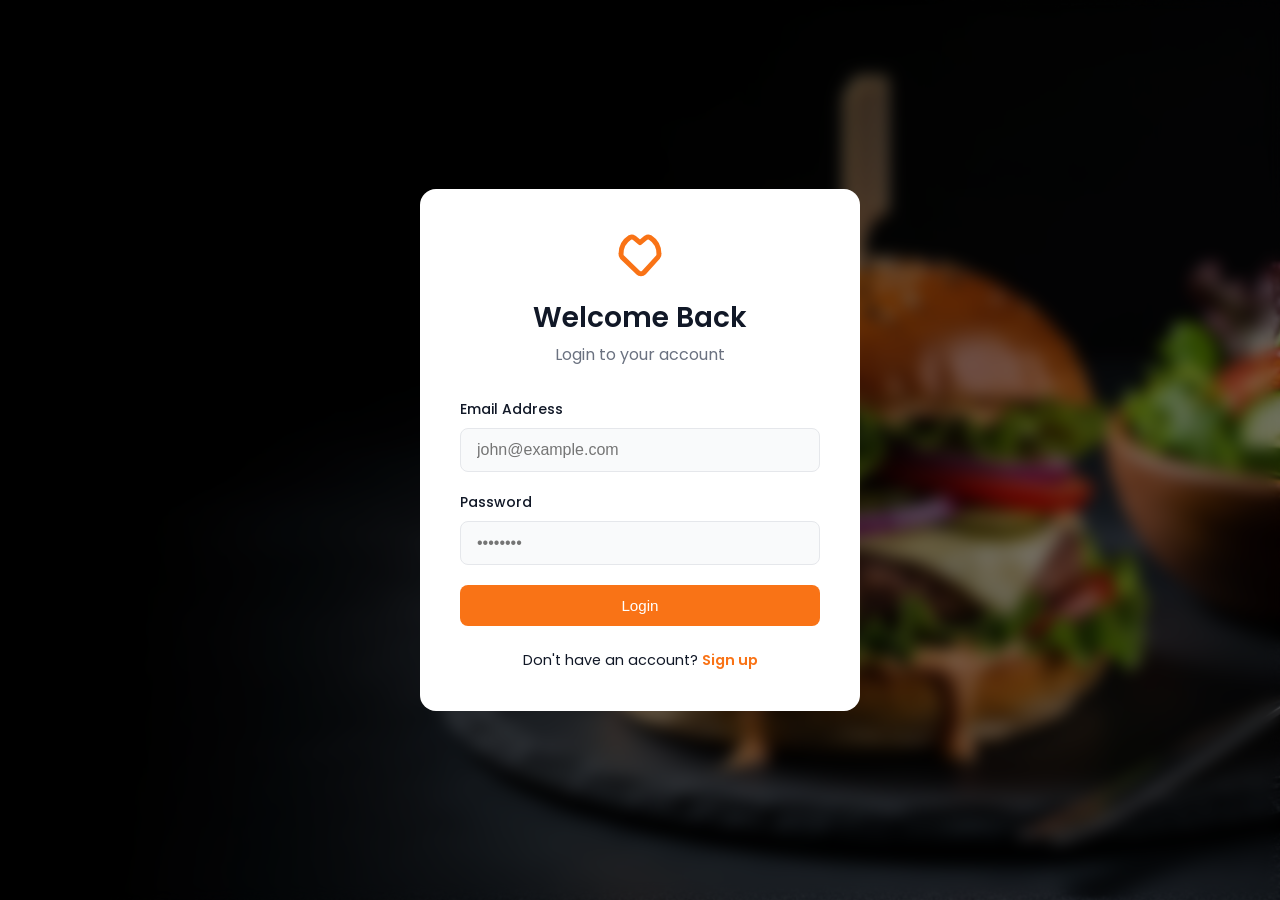
<file: src/main/webapp/index.html>
<!DOCTYPE html>
<html lang="en">
<head>
    <meta charset="UTF-8">
    <meta name="viewport" content="width=device-width, initial-scale=1.0">
    <title>Gourmet Delivery - Home</title>
    <link rel="preconnect" href="https://fonts.googleapis.com">
    <link rel="preconnect" href="https://fonts.gstatic.com" crossorigin>
    <link href="https://fonts.googleapis.com/css2?family=Poppins:wght@300;400;500;600;700;800&display=swap" rel="stylesheet">
    <link rel="stylesheet" href="css/style.css">
</head>
<body>
    <nav class="navbar">
        <a href="index.html" class="navbar-brand">
            <svg xmlns="http://www.w3.org/2000/svg" width="24" height="24" viewBox="0 0 24 24" fill="none" stroke="currentColor" stroke-width="2.5" stroke-linecap="round" stroke-linejoin="round" style="color:var(--primary)"><path d="M11 21.73a2 2 0 0 0 2.98 0l7-7.68a2 2 0 0 0 .5-1.55 9.77 9.77 0 0 0-4.48-8.29 2 2 0 0 0-2 .14l-3 2.5-3-2.5a2 2 0 0 0-2-.14 9.77 9.77 0 0 0-4.48 8.29 2 2 0 0 0 .5 1.55z"></path></svg>
            Gourmet<span>Delivery</span>
        </a>
        <ul class="navbar-nav" id="navbar-links">
        </ul>
    </nav>

    <div class="hero">
        <div class="hero-content">
            <h1 class="hero-title">Delicious Food,<br>Delivered Fast.</h1>
            <p class="hero-subtitle">Order from the best local restaurants with easy, on-demand delivery.</p>
            <a href="#restaurant-list" class="btn btn-primary" style="padding: 1rem 2rem; font-size: 1.1rem;">Explore Restaurants</a>
        </div>
    </div>

    <div class="container" id="restaurant-list-section">
        <div style="display:flex; justify-content:space-between; align-items:flex-end; margin-bottom: 2rem;">
            <div>
                <h2 style="font-size: 2rem;">Popular Restaurants</h2>
                <p style="color:var(--text-muted)">Top rated by customers near you</p>
            </div>
        </div>

<div class="grid-restaurants" id="restaurant-list">
                    <div class="card" onclick="window.location.href='menu.html?id=1'" style="cursor:pointer">
                        <div class="card-img-wrapper">
                            <img src="images/restaurant/burger-king (1).png" alt="Burger King" class="card-img">
                        </div>
                        <div class="card-body">
                            <div style="display:flex; justify-content:space-between; align-items:start; margin-bottom:0.5rem">
                                <h3 class="card-title">Burger King</h3>
                                <div class="rating-badge">★ 4.5</div>
                            </div>
                            <p style="color:var(--text-muted); margin-bottom: 1rem;">American • $1.99 Delivery</p>
                            <div class="card-meta">
                                <span>🕒 25-35 min</span>
                                <span style="color:var(--primary); font-weight:600">View Menu →</span>
                            </div>
                        </div>
                    </div>
                
                    <div class="card" onclick="window.location.href='menu.html?id=2'" style="cursor:pointer">
                        <div class="card-img-wrapper">
                            <img src="images/restaurant/pizza-hut.png" alt="Pizza Hut" class="card-img">
                        </div>
                        <div class="card-body">
                            <div style="display:flex; justify-content:space-between; align-items:start; margin-bottom:0.5rem">
                                <h3 class="card-title">Pizza Hut</h3>
                                <div class="rating-badge">★ 4.2</div>
                            </div>
                            <p style="color:var(--text-muted); margin-bottom: 1rem;">Italian • $3.49 Delivery</p>
                            <div class="card-meta">
                                <span>🕒 40-50 min</span>
                                <span style="color:var(--primary); font-weight:600">View Menu →</span>
                            </div>
                        </div>
                    </div>
                
                    <div class="card" onclick="window.location.href='menu.html?id=3'" style="cursor:pointer">
                        <div class="card-img-wrapper">
                            <img src="images/restaurant/sushi-world.png" alt="Sushi World" class="card-img">
                        </div>
                        <div class="card-body">
                            <div style="display:flex; justify-content:space-between; align-items:start; margin-bottom:0.5rem">
                                <h3 class="card-title">Sushi World</h3>
                                <div class="rating-badge">★ 4.8</div>
                            </div>
                            <p style="color:var(--text-muted); margin-bottom: 1rem;">Japanese • $2.99 Delivery</p>
                            <div class="card-meta">
                                <span>🕒 30-45 min</span>
                                <span style="color:var(--primary); font-weight:600">View Menu →</span>
                            </div>
                        </div>
                    </div>
                
                    <div class="card" onclick="window.location.href='menu.html?id=4'" style="cursor:pointer">
                        <div class="card-img-wrapper">
                            <img src="images/restaurant/taco-bell.png" alt="Taco Bell" class="card-img">
                        </div>
                        <div class="card-body">
                            <div style="display:flex; justify-content:space-between; align-items:start; margin-bottom:0.5rem">
                                <h3 class="card-title">Taco Bell</h3>
                                <div class="rating-badge">★ 4</div>
                            </div>
                            <p style="color:var(--text-muted); margin-bottom: 1rem;">Mexican • $0.99 Delivery</p>
                            <div class="card-meta">
                                <span>🕒 15-25 min</span>
                                <span style="color:var(--primary); font-weight:600">View Menu →</span>
                            </div>
                        </div>
                    </div>
                
                    <div class="card" onclick="window.location.href='menu.html?id=5'" style="cursor:pointer">
                        <div class="card-img-wrapper">
                            <img src="images/restaurant/salad-bar.png" alt="Green Salad Bar" class="card-img">
                        </div>
                        <div class="card-body">
                            <div style="display:flex; justify-content:space-between; align-items:start; margin-bottom:0.5rem">
                                <h3 class="card-title">Green Salad Bar</h3>
                                <div class="rating-badge">★ 4.9</div>
                            </div>
                            <p style="color:var(--text-muted); margin-bottom: 1rem;">Healthy • Free Delivery</p>
                            <div class="card-meta">
                                <span>🕒 20-30 min</span>
                                <span style="color:var(--primary); font-weight:600">View Menu →</span>
                            </div>
                        </div>
                    </div>
                
                    <div class="card" onclick="window.location.href='menu.html?id=6'" style="cursor:pointer">
                        <div class="card-img-wrapper">
                            <img src="images/restaurant/steak-house.png" alt="Steakhouse Prime" class="card-img">
                        </div>
                        <div class="card-body">
                            <div style="display:flex; justify-content:space-between; align-items:start; margin-bottom:0.5rem">
                                <h3 class="card-title">Steakhouse Prime</h3>
                                <div class="rating-badge">★ 4.7</div>
                            </div>
                            <p style="color:var(--text-muted); margin-bottom: 1rem;">Steakhouse • $5.99 Delivery</p>
                            <div class="card-meta">
                                <span>🕒 50-65 min</span>
                                <span style="color:var(--primary); font-weight:600">View Menu →</span>
                            </div>
                        </div>
                    </div>
                </div>    </div>

    <script src="js/script.js"></script>
    <script>
        document.addEventListener('DOMContentLoaded', async () => {
            requireAuth();
            
            const grid = document.getElementById('restaurant-list');
            try {
                const restaurants = await apiFetch('/restaurants');
                
                grid.innerHTML = restaurants.map(r => `
                    <div class="card" onclick="window.location.href='menu.html?id=${r.id}'" style="cursor:pointer">
                        <div class="card-img-wrapper">
                            <img src="${r.image}" alt="${r.name}" class="card-img">
                        </div>
                        <div class="card-body">
                            <div style="display:flex; justify-content:space-between; align-items:start; margin-bottom:0.5rem">
                                <h3 class="card-title">${r.name}</h3>
                                <div class="rating-badge">★ ${r.rating}</div>
                            </div>
                            <p style="color:var(--text-muted); margin-bottom: 1rem;">${r.cuisine} • ${r.delivery} Delivery</p>
                            <div class="card-meta">
                                <span>🕒 ${r.time}</span>
                                <span style="color:var(--primary); font-weight:600">View Menu →</span>
                            </div>
                        </div>
                    </div>
                `).join('');
            } catch (error) {
                grid.innerHTML = '<p style="color:red; text-align:center; grid-column:1/-1">Failed to load restaurants.</p>';
            }
        });
    </script>
</body>
</html>
</file>
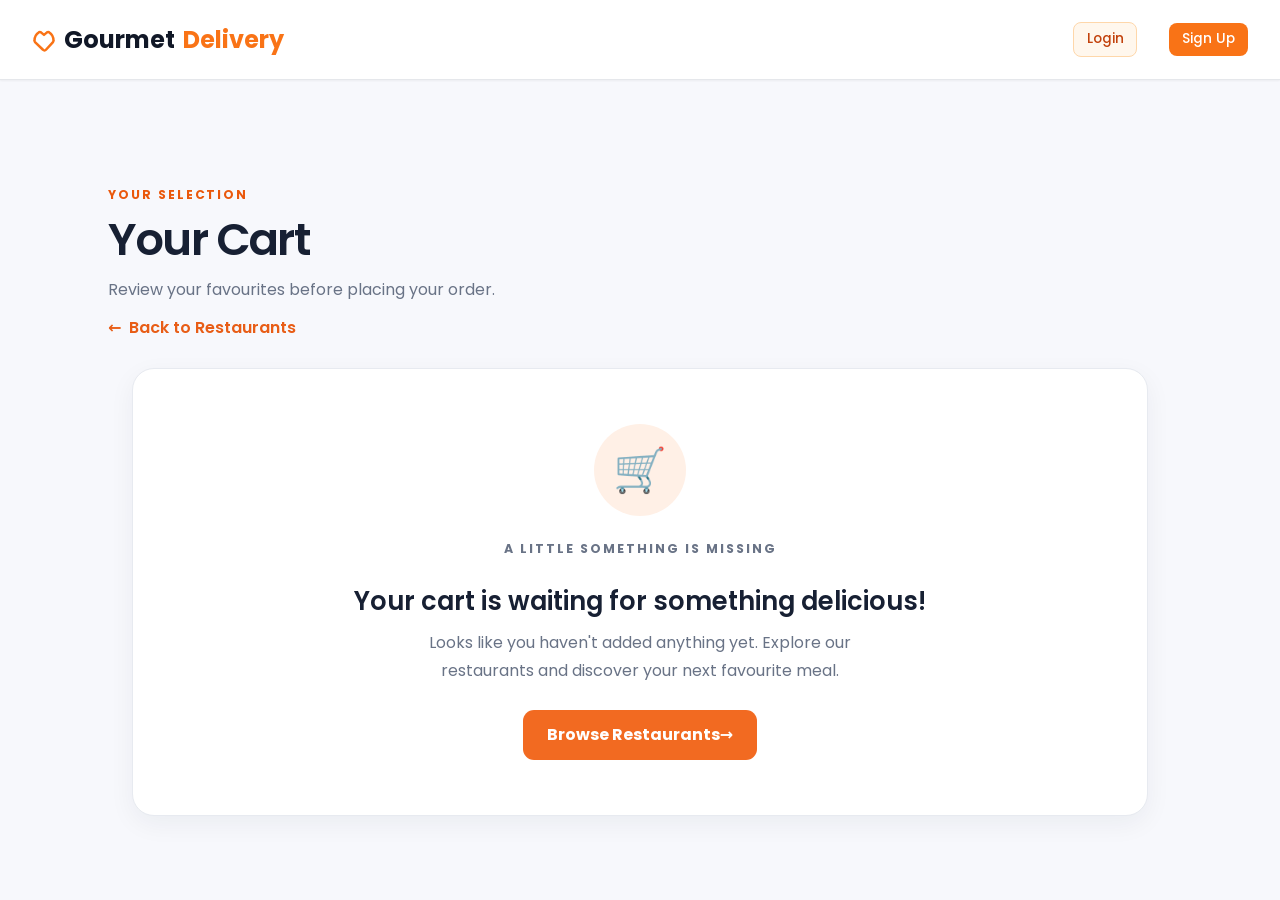
<file: src/main/webapp/cart.html>
<!DOCTYPE html>
<html lang="en">
<head>
    <meta charset="UTF-8">
    <meta name="viewport" content="width=device-width, initial-scale=1.0">
    <title>Gourmet Delivery - Your Cart</title>

    <link rel="preconnect" href="https://fonts.googleapis.com">
    <link rel="preconnect" href="https://fonts.gstatic.com" crossorigin>
    <link href="https://fonts.googleapis.com/css2?family=Poppins:wght@300;400;500;600;700;800&display=swap" rel="stylesheet">
    <link rel="stylesheet" href="css/style.css">
</head>

<body class="cart-page">
    <nav class="navbar">
        <a href="index.html" class="navbar-brand" aria-label="Gourmet Delivery home">
            <svg xmlns="http://www.w3.org/2000/svg"
                 width="24" height="24" viewBox="0 0 24 24"
                 fill="none" stroke="currentColor"
                 stroke-width="2.5" stroke-linecap="round"
                 stroke-linejoin="round" aria-hidden="true">
                <path d="M11 21.73a2 2 0 0 0 2.98 0l7-7.68a2 2 0 0 0 .5-1.55 9.77 9.77 0 0 0-4.48-8.29 2 2 0 0 0-2 .14l-3 2.5-3-2.5a2 2 0 0 0-2-.14 9.77 9.77 0 0 0-4.48 8.29 2 2 0 0 0 .5 1.55z"></path>
            </svg>
            Gourmet<span>Delivery</span>
        </a>
 <ul class="navbar-nav" id="navbar-links"></ul>
    </nav>

    <main class="cart-main">

        <header class="page-intro cart-intro">
            <p class="eyebrow">YOUR SELECTION</p>
            <h1>Your Cart</h1>
            <p>Review your favourites before placing your order.</p>

            <a href="index.html" class="back-link">
                <span aria-hidden="true">←</span> Back to Restaurants
            </a>
        </header>

        <section id="cart-container" aria-live="polite">
            <div class="cart-loading">
                <span class="cart-loading-dot"></span>
                Loading your cart...
            </div>
        </section>

    </main>

    <script src="js/script.js"></script>
</body>
</html>
</file>
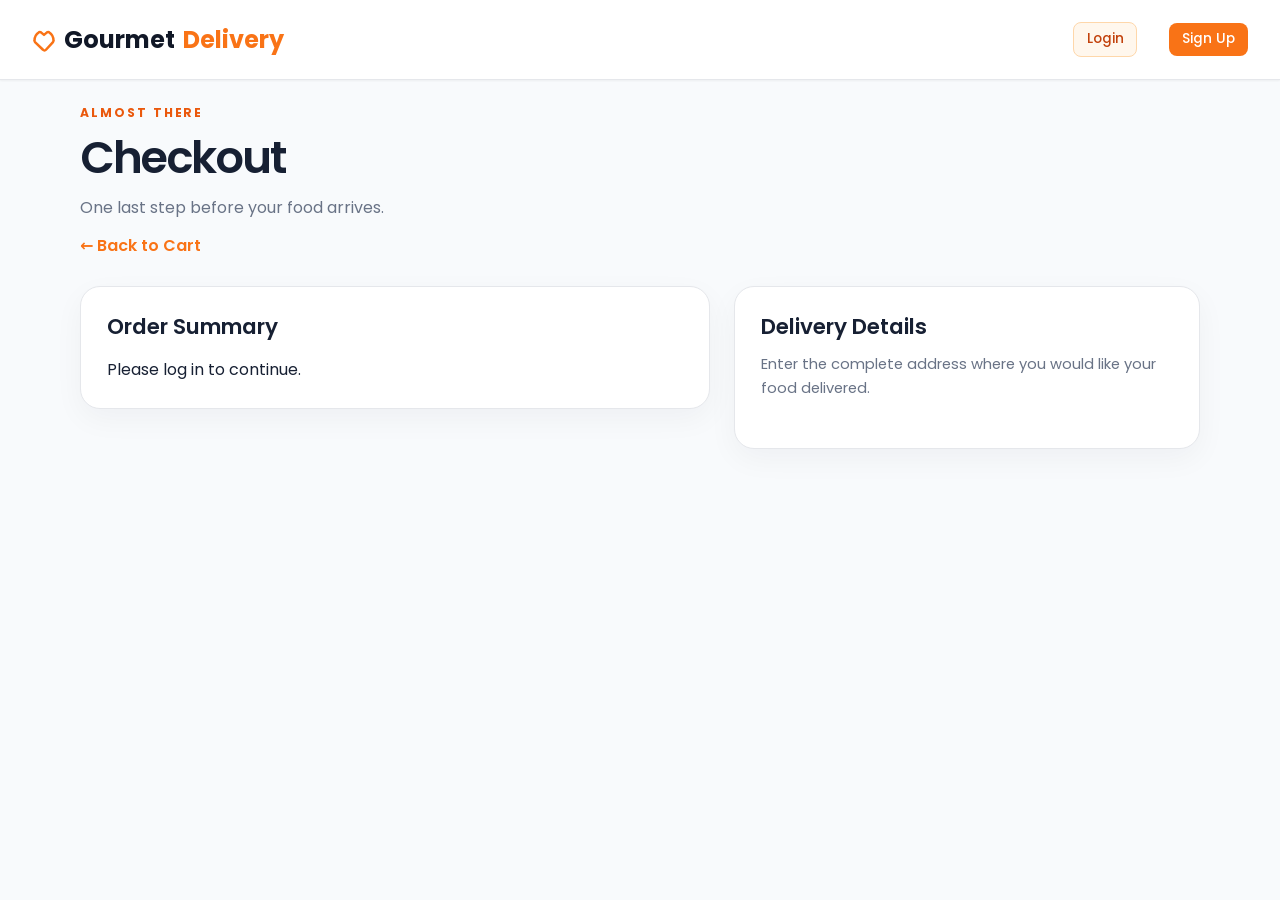
<file: src/main/webapp/checkout.html>
<!DOCTYPE html>
<html lang="en">
<head>
    <meta charset="UTF-8">
    <meta name="viewport" content="width=device-width, initial-scale=1.0">
    <title>Gourmet Delivery - Checkout</title>

    <link rel="preconnect" href="https://fonts.googleapis.com">
    <link rel="preconnect" href="https://fonts.gstatic.com" crossorigin>
    <link href="https://fonts.googleapis.com/css2?family=Poppins:wght@300;400;500;600;700;800&display=swap" rel="stylesheet">
    <link rel="stylesheet" href="css/style.css">
</head>

<body class="checkout-body">

    <nav class="navbar">
        <a href="index.html" class="navbar-brand" aria-label="Gourmet Delivery home">
            <svg xmlns="http://www.w3.org/2000/svg"
                 width="24" height="24" viewBox="0 0 24 24"
                 fill="none" stroke="currentColor"
                 stroke-width="2.5" stroke-linecap="round"
                 stroke-linejoin="round" aria-hidden="true">
                <path d="M11 21.73a2 2 0 0 0 2.98 0l7-7.68a2 2 0 0 0 .5-1.55 9.77 9.77 0 0 0-4.48-8.29 2 2 0 0 0-2 .14l-3 2.5-3-2.5a2 2 0 0 0-2-.14 9.77 9.77 0 0 0-4.48 8.29 2 2 0 0 0 .5 1.55z"></path>
            </svg>
            Gourmet<span>Delivery</span>
        </a>

        <ul class="navbar-nav" id="navbar-links"></ul>
    </nav>

    <main class="checkout-page">

        <div class="page-intro checkout-intro">
            <p class="eyebrow">ALMOST THERE</p>
            <h1>Checkout</h1>
            <p>One last step before your food arrives.</p>
            <a class="back-link" href="cart.html">← Back to Cart</a>
        </div>
        <div class="checkout-layout">

            <section class="checkout-summary-card">
                <h2 id="checkout-section-title">Order Summary</h2>
                <div id="checkout-summary">
                    <p>Loading your order summary...</p>
                </div>
            </section>

            <section id="delivery-section" class="checkout-delivery-card">
                <h2>Delivery Details</h2>
                <p class="checkout-help-text">
                    Enter the complete address where you would like your
                    food delivered.
                </p>

                <form id="checkout-form">
                    <label for="deliveryAddress">Delivery Address</label>

                    <textarea
                        id="deliveryAddress"
                        name="deliveryAddress"
                        rows="4"
                        required
                        maxlength="500"
                        placeholder="House / flat number, street, area, city, PIN code"></textarea>

                    <p class="checkout-security-note">
                        Please double-check your address before placing your order.
                    </p>

                    <button type="submit" id="place-order-button">
                        Place Order
                    </button>
                </form>
            </section>

            <div id="checkout-message" role="status" aria-live="polite"></div>

        </div>
    </main>

    <script src="js/script.js"></script>

    <script>
        document.addEventListener('DOMContentLoaded', async () => {
            const summary = document.getElementById('checkout-summary');
            const summaryTitle = document.getElementById('checkout-section-title');
            const deliverySection = document.getElementById('delivery-section');
            const form = document.getElementById('checkout-form');
            const addressInput = document.getElementById('deliveryAddress');
            const button = document.getElementById('place-order-button');
            const message = document.getElementById('checkout-message');

            function showMessage(text, success = false) {
                message.textContent = text;
                message.className = success
                    ? 'checkout-message success'
                    : 'checkout-message error';
            }

            function addDetail(parent, label, value) {
                const row = document.createElement('p');
                const labelElement = document.createElement('strong');
                const valueElement = document.createElement('span');

                labelElement.textContent = label;
                valueElement.textContent = value;

                row.append(labelElement, valueElement);
                parent.appendChild(row);
            }

            try {
                if (!AuthService.isAuthenticated() || !CartService.getUserId()) {
                    summary.textContent = 'Please log in to continue.';
                    form.hidden = true;
                    return;
                }

                const cart = await CartService.getCart();

                if (!Array.isArray(cart) || cart.length === 0) {
                    summary.innerHTML = `
                        <div class="checkout-empty">
                            <p>Your cart is empty.</p>
                            <a class="btn btn-primary" href="menu.html">
                                Browse Food
                            </a>
                        </div>`;
                    form.hidden = true;
                    return;
                }

                let total = 0;
                const list = document.createElement('div');
                list.className = 'checkout-items-list';

                cart.forEach(item => {
                    const quantity = Number(item.quantity || 0);
                    const price = Number(item.foodPrice || 0);
                    const subtotal = price * quantity;

                    total += subtotal;

                    const row = document.createElement('div');
                    row.className = 'checkout-item-row';

                    const name = document.createElement('span');
                    name.textContent =
                        `${item.foodName || 'Food item'} × ${quantity}`;

                    const amount = document.createElement('strong');
                    amount.textContent = formatPrice(subtotal);

                    row.append(name, amount);
                    list.appendChild(row);
                });

                const totalElement = document.createElement('div');
                totalElement.className = 'checkout-total-row';

                const totalLabel = document.createElement('span');
                totalLabel.textContent = 'Total';

                const totalValue = document.createElement('strong');
                totalValue.textContent = formatPrice(total);

                totalElement.append(totalLabel, totalValue);
                summary.replaceChildren(list, totalElement);

            } catch (error) {
                console.error('Checkout initialization failed:', error);
                summary.textContent =
                    'Unable to load your cart. Please try again.';
                form.hidden = true;
                return;
            }

            form.addEventListener('submit', async event => {
                event.preventDefault();

                const deliveryAddress = addressInput.value.trim();
                const userId = CartService.getUserId();

                if (deliveryAddress.length < 8) {
                    showMessage('Please enter a complete delivery address.');
                    addressInput.focus();
                    return;
                }

                button.disabled = true;
                button.textContent = 'Placing Order…';
                message.textContent = '';

                try {
                    const formData = new URLSearchParams();
                    formData.append('userId', userId);
                    formData.append('deliveryAddress', deliveryAddress);

                    const order = await apiFetch('/orders', {
                        method: 'POST',
                        headers: {
                            'Content-Type':
                                'application/x-www-form-urlencoded'
                        },
                        body: formData
                    });

                    form.hidden = true;
                    summaryTitle.textContent = 'Order Confirmed';
                    summary.replaceChildren();

                    const successMark = document.createElement('div');
                    successMark.className = 'order-success-mark';
                    successMark.textContent = '✓';

                    const heading = document.createElement('h2');
                    heading.className = 'confirmation-heading';
                    heading.textContent = 'Thank you for your order!';

                    const intro = document.createElement('p');
                    intro.className = 'confirmation-copy';
                    intro.textContent =
                        'Your order has been placed successfully.';

                    const details = document.createElement('div');
                    details.className = 'confirmation-details';

                    addDetail(details, 'Order number', `#${order.id}`);
                    addDetail(details, 'Order status', order.status || 'PLACED');
                    addDetail(
                        details,
                        'Order total',
                        formatPrice(Number(order.totalAmount))
                    );

                    const addressCard = document.createElement('div');
                    addressCard.className = 'confirmation-address';

                    const addressTitle = document.createElement('h3');
                    addressTitle.textContent = 'Delivering to';

                    const addressText = document.createElement('p');
                    addressText.textContent =
                        order.deliveryAddress || deliveryAddress;

                    addressCard.append(addressTitle, addressText);

                    const actions = document.createElement('div');
                    actions.className = 'confirmation-actions';

                    const ordersLink = document.createElement('a');
                    ordersLink.href = 'orders.html';
                    ordersLink.className = 'btn btn-primary';
                    ordersLink.textContent = 'View My Orders';

                    const homeLink = document.createElement('a');
                    homeLink.href = 'index.html';
                    homeLink.className = 'btn btn-secondary';
                    homeLink.textContent = 'Back to Home';

                    actions.append(ordersLink, homeLink);

                    summary.append(
                        successMark,
                        heading,
                        intro,
                        details,
                        addressCard,
                        actions
                    );

                    deliverySection.hidden = true;

                    showMessage('Order placed successfully!', true);

                    if (typeof updateCartCount === 'function') {
                        await updateCartCount();
                    }

                } catch (error) {
                    console.error('Order placement failed:', error);

                    showMessage(
                        'Unable to place your order. Please check your details and try again.'
                    );

                } finally {
                    button.disabled = false;
                    button.textContent = 'Place Order';
                }
            });
        });
    </script>

</body>
</html>
</file>
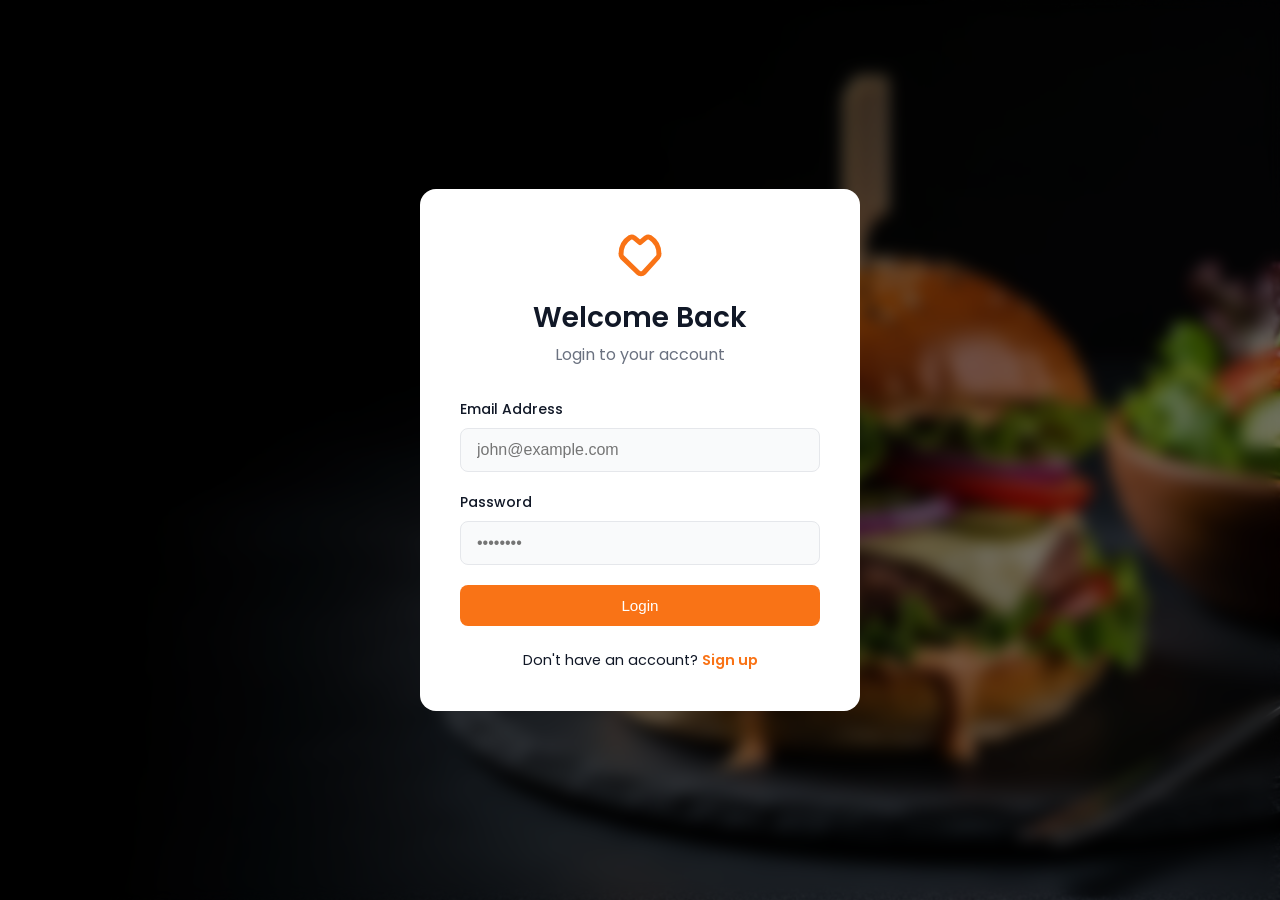
<file: src/main/webapp/login.html>
<!DOCTYPE html>
<html lang="en">
<head>
    <meta charset="UTF-8">
    <meta name="viewport" content="width=device-width, initial-scale=1.0">
    <title>Login - Gourmet Delivery</title>

    <link rel="preconnect" href="https://fonts.googleapis.com">
    <link rel="preconnect" href="https://fonts.gstatic.com" crossorigin>
    <link href="https://fonts.googleapis.com/css2?family=Poppins:wght@300;400;500;600;700;800&display=swap" rel="stylesheet">

    <link rel="stylesheet" href="css/style.css">

    <style>
        .auth-page {
            background-image: url('images/download.png');
            background-size: cover;
            background-position: center;
            position: relative;
        }

        .auth-page::before {
            content: '';
            position: absolute;
            inset: 0;
            background: rgba(0,0,0,0.5);
            backdrop-filter: blur(8px);
        }

        .auth-box {
            position: relative;
            z-index: 1;
        }
    </style>
</head>
<body>
    <div class="auth-page">
        <div class="auth-box">
            <div class="auth-header">
                <svg xmlns="http://www.w3.org/2000/svg" width="48" height="48" viewBox="0 0 24 24" fill="none" stroke="currentColor" stroke-width="2.5" stroke-linecap="round" stroke-linejoin="round" style="color:var(--primary); margin-bottom: 1rem;"><path d="M11 21.73a2 2 0 0 0 2.98 0l7-7.68a2 2 0 0 0 .5-1.55 9.77 9.77 0 0 0-4.48-8.29 2 2 0 0 0-2 .14l-3 2.5-3-2.5a2 2 0 0 0-2-.14 9.77 9.77 0 0 0-4.48 8.29 2 2 0 0 0 .5 1.55z"></path></svg>
                <h2>Welcome Back</h2>
                <p style="color:var(--text-muted)">Login to your account</p>
            </div>
            <form id="login-form">
                <div class="form-group">
                    <label class="form-label">Email Address</label>
                    <input type="email" class="form-input" id="email" required placeholder="john@example.com">
                </div>
                <div class="form-group">
                    <label class="form-label">Password</label>
                    <input type="password" class="form-input" id="password" required placeholder="••••••••">
                </div>
                <button type="submit" class="btn btn-primary" style="width: 100%;">Login</button>
            </form>
            <div style="margin-top: 1.5rem; font-size: 0.9rem;">
                Don't have an account? <a href="signup.html" style="color:var(--primary); font-weight:600;">Sign up</a>
            </div>
        </div>
    </div>

    <script src="js/script.js"></script>
    <script>
        document.getElementById('login-form').addEventListener('submit', async (e) => {
            e.preventDefault();
            const email = document.getElementById('email').value;
            const password = document.getElementById('password').value;
            
            try {
                await AuthService.login(email, password);
                Toast.show('Login successful!');
                setTimeout(() => window.location.href = 'index.html', 1000);
            } catch (error) {
                Toast.show('Login failed. Check your credentials.', 'error');
            }
        });
    </script>
</body>
</html>
</file>
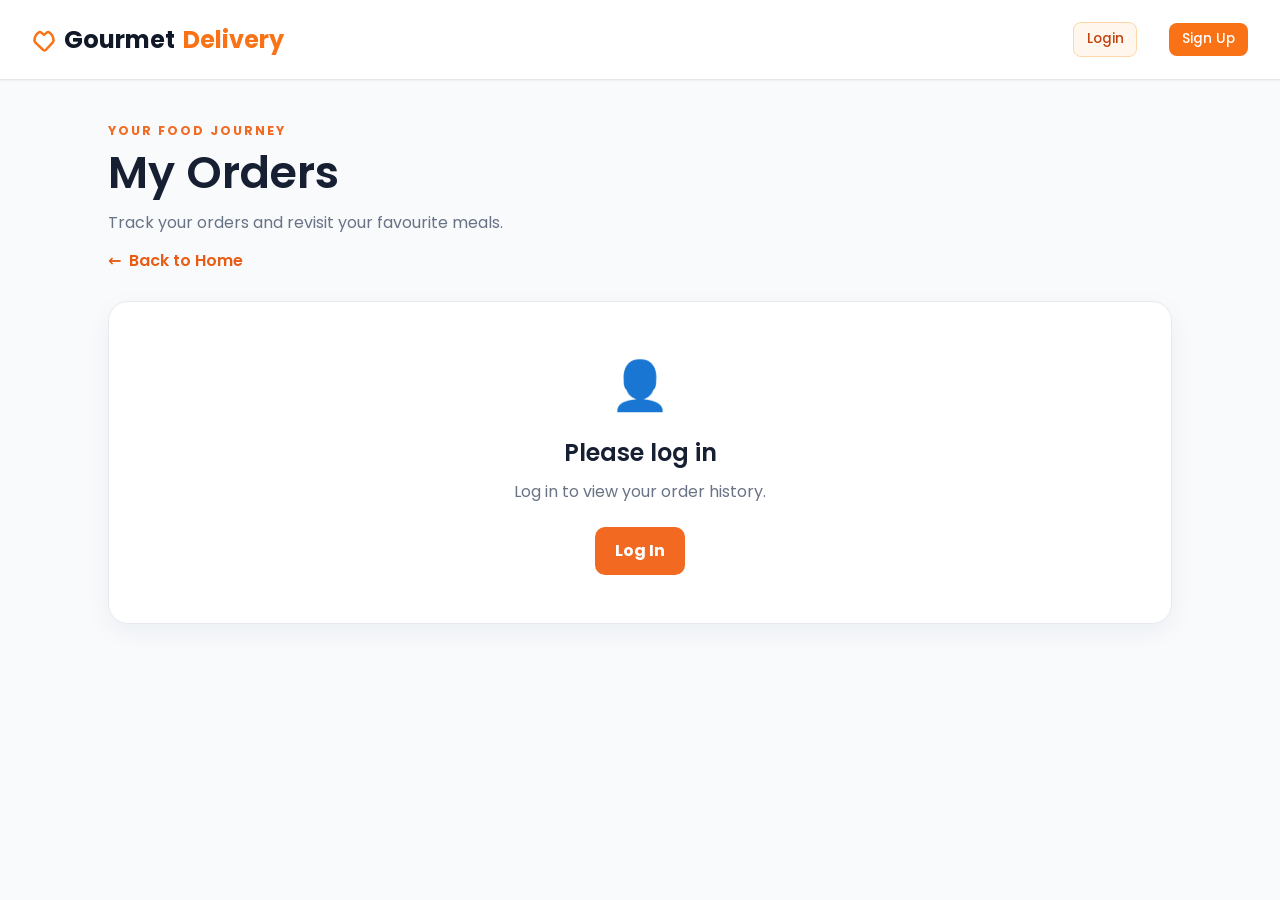
<file: src/main/webapp/orders.html>
<!DOCTYPE html>
<html lang="en">
<head>
    <meta charset="UTF-8">
    <meta name="viewport" content="width=device-width, initial-scale=1.0">
    <title>Gourmet Delivery - My Orders</title>

    <link rel="preconnect" href="https://fonts.googleapis.com">
    <link rel="preconnect" href="https://fonts.gstatic.com" crossorigin>
    <link href="https://fonts.googleapis.com/css2?family=Poppins:wght@300;400;500;600;700;800&display=swap" rel="stylesheet">
    <link rel="stylesheet" href="css/style.css">
</head>

<body class="orders-page">

    <nav class="navbar">
        <a href="index.html" class="navbar-brand" aria-label="Gourmet Delivery home">
            <svg xmlns="http://www.w3.org/2000/svg"
                 width="24" height="24" viewBox="0 0 24 24"
                 fill="none" stroke="currentColor"
                 stroke-width="2.5" stroke-linecap="round"
                 stroke-linejoin="round" aria-hidden="true">
                <path d="M11 21.73a2 2 0 0 0 2.98 0l7-7.68a2 2 0 0 0 .5-1.55 9.77 9.77 0 0 0-4.48-8.29 2 2 0 0 0-2 .14l-3 2.5-3-2.5a2 2 0 0 0-2-.14 9.77 9.77 0 0 0-4.48 8.29 2 2 0 0 0 .5 1.55z"></path>
            </svg>
            Gourmet<span>Delivery</span>
        </a>

        <ul class="navbar-nav" id="navbar-links"></ul>
    </nav>

    <main class="orders-main">

        <header class="orders-intro">
            <p class="eyebrow">YOUR FOOD JOURNEY</p>
            <h1>My Orders</h1>
            <p>Track your orders and revisit your favourite meals.</p>

            <a href="index.html" class="orders-back-link">
                <span aria-hidden="true">←</span> Back to Home
            </a>
        </header>

        <section id="orders-container" aria-live="polite">
            <p class="orders-loading">Loading your orders...</p>
        </section>

    </main>

    <script src="js/script.js"></script>

    <script>
        document.addEventListener('DOMContentLoaded', loadOrders);

        function getOrderImage(foodName) {
            const name = String(foodName || '').toLowerCase();

            if (name.includes('pepperoni')) {
                return 'images/foods/pepperoni.png';
            }

            if (name.includes('margherita')) {
                return 'images/foods/margherita.png';
            }

            if (name.includes('whopper')) {
                return 'images/foods/whopper.png';
            }

            if (
                name.includes('burger') ||
                name.includes('cheeseburger') ||
                name.includes('zinger')
            ) {
                return 'images/foods/cheeseburger.png';
            }

            if (name.includes('coke') || name.includes('soft drink')) {
                return 'images/foods/coke.png';
            }

            if (name.includes('nachos')) {
                return 'images/foods/nachos.png';
            }

            if (name.includes('salmon nigiri')) {
                return 'images/foods/salmon-nigiri.png';
            }

            if (name.includes('spicy tuna')) {
                return 'images/foods/spicy-tuna.png';
            }

            return 'images/foods/cheeseburger.png';
        }

        function escapeHTML(value) {
            return String(value ?? '').replace(/[&<>"']/g, character => ({
                '&': '&amp;',
                '<': '&lt;',
                '>': '&gt;',
                '"': '&quot;',
                "'": '&#39;'
            })[character]);
        }

        async function loadOrders() {
            const container = document.getElementById('orders-container');

            try {
                if (!AuthService.isAuthenticated()) {
                    container.innerHTML = `
                        <div class="orders-empty-state">
                            <div class="orders-empty-icon" aria-hidden="true">👤</div>
                            <h2>Please log in</h2>
                            <p>Log in to view your order history.</p>
                            <a class="orders-primary-button" href="login.html">
                                Log In
                            </a>
                        </div>`;
                    return;
                }

                const userId = CartService.getUserId();

                if (!userId) {
                    container.textContent =
                        'Unable to identify your account. Please log in again.';
                    return;
                }

                const orders = await apiFetch(
                    `/orders/${encodeURIComponent(userId)}`
                );

                if (!Array.isArray(orders) || orders.length === 0) {
                    container.innerHTML = `
                        <div class="orders-empty-state">
                            <div class="orders-empty-icon" aria-hidden="true">🍽️</div>
                            <h2>No orders yet</h2>
                            <p>Your next favourite meal is waiting to be discovered.</p>
                            <a class="orders-primary-button" href="index.html">
                                Explore Restaurants →
                            </a>
                        </div>`;
                    return;
                }

                container.innerHTML = orders.map(order => {
                    const items = Array.isArray(order.items)
                        ? order.items
                        : [];

                    const itemRows = items.map(item => {
                        const name = String(item.name || 'Food item');
                        const quantity = Number(item.quantity || 0);
                        const price = Number(item.price || 0);
                        const image = getOrderImage(name);

                        return `
                            <div class="orders-food-row">
                                <img
                                    class="orders-food-image"
                                    src="${image}"
                                    alt="${escapeHTML(name)}"
                                    loading="lazy"
                                    onerror="this.onerror=null;this.src='images/foods/cheeseburger.png';">

                                <div class="orders-food-details">
                                    <h3>${escapeHTML(name)}</h3>
                                    <p>Quantity: ${quantity}</p>
                                </div>

                                <strong class="orders-food-price">
                                    ${formatPrice(price * quantity)}
                                </strong>
                            </div>`;
                    }).join('');

                    const orderDate = order.createdAt
                        ? new Date(order.createdAt).toLocaleString('en-IN')
                        : 'Date unavailable';

                    const status = String(order.status || 'PLACED');
                    const orderId = Number(order.id);
                    const total = Number(order.totalAmount || 0);

                    return `
                        <article class="orders-card">

                            <div class="orders-card-header">
                                <div>
                                    <p class="orders-label">ORDER NUMBER</p>
                                    <h2>Order #${orderId}</h2>
                                    <p class="orders-date">${escapeHTML(orderDate)}</p>
                                </div>

                                <span class="orders-status">
                                    ${escapeHTML(status)}
                                </span>
                            </div>

                            <div class="orders-food-list">
                                ${itemRows || '<p>No item details available.</p>'}
                            </div>

                            <div class="orders-address">
                                <span class="orders-address-icon" aria-hidden="true">📍</span>
                                <div>
                                    <strong>Delivery Address</strong>
                                    <p>${escapeHTML(order.deliveryAddress || 'Address unavailable')}</p>
                                </div>
                            </div>

                            <div class="orders-card-footer">
                                <span>Order Total</span>
                                <strong>${formatPrice(total)}</strong>
                            </div>

                        </article>`;
                }).join('');

            } catch (error) {
                console.error('Failed to load orders:', error);

                container.innerHTML = `
                    <div class="orders-empty-state">
                        <h2>We couldn't load your orders</h2>
                        <p>Please check your connection and try again.</p>
                        <button type="button"
                                class="orders-primary-button"
                                onclick="loadOrders()">
                            Try Again
                        </button>
                    </div>`;
            }
        }
    </script>

</body>
</html>
</file>
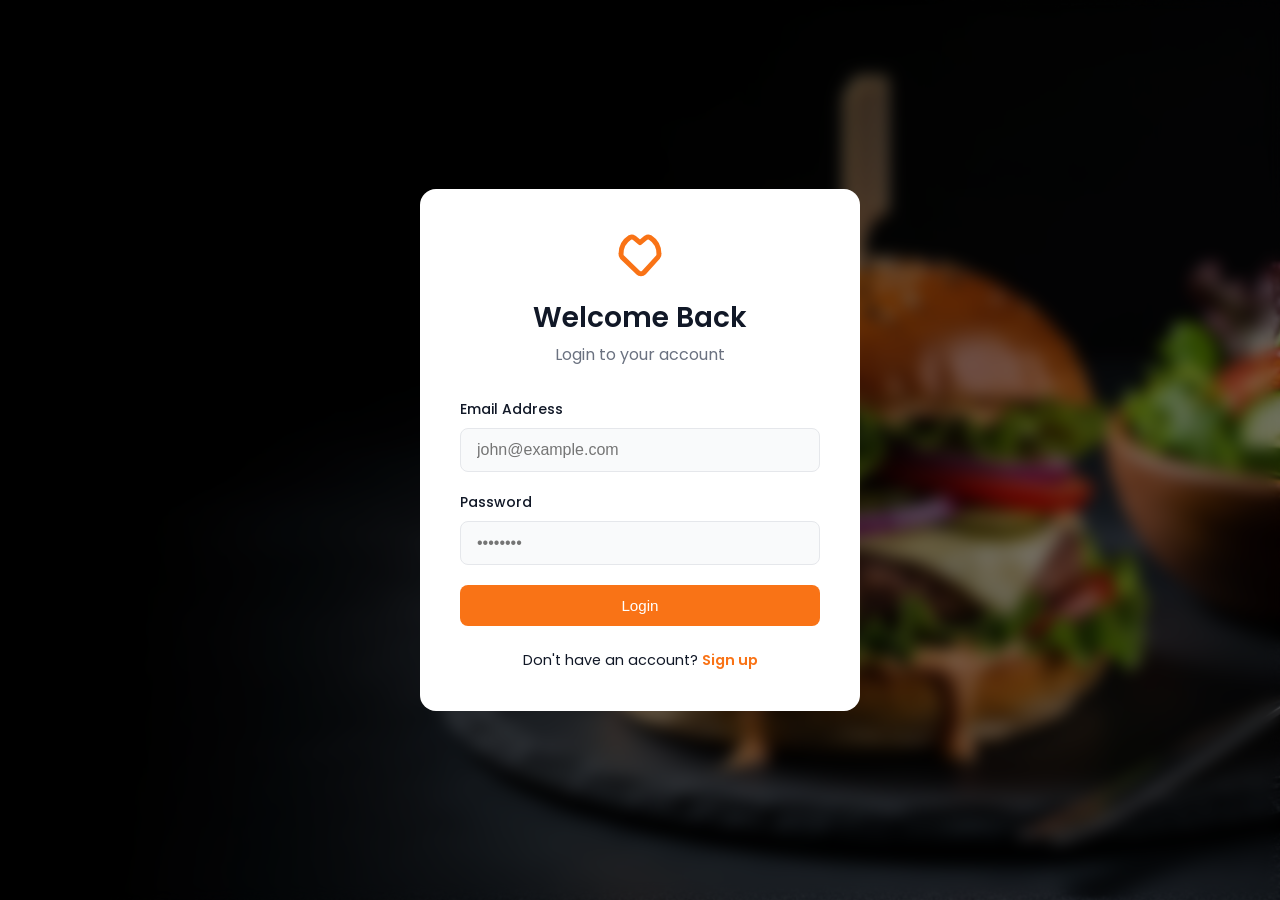
<file: src/main/webapp/profile.html>
<!DOCTYPE html>
<html lang="en">
<head>
    <meta charset="UTF-8">
    <meta name="viewport" content="width=device-width, initial-scale=1.0">
    <title>My Profile - FoodExpress</title>
    <link rel="stylesheet" href="css/style.css">
</head>
<body>

    <nav class="navbar">
        
<a href="index.html" class="navbar-brand">
    <svg xmlns="http://www.w3.org/2000/svg"
         width="24" height="24"
         viewBox="0 0 24 24"
         fill="none"
         stroke="currentColor"
         stroke-width="2.5"
         stroke-linecap="round"
         stroke-linejoin="round"
         style="color:var(--primary)">
        <path d="M11 21.73a2 2 0 0 0 2.98 0l7-7.68a2 2 0 0 0 .5-1.55 9.77 9.77 0 0 0-4.48-8.29 2 2 0 0 0-2 .14l-3 2.5-3-2.5a2 2 0 0 0-2-.14 9.77 9.77 0 0 0-4.48 8.29 2 2 0 0 0 .5 1.55z"></path>
    </svg>
    Gourmet<span>Delivery</span>
</a>
>

        <ul class="navbar-nav" id="navbar-links"></ul>
    </nav>

    <main class="container" style="padding-top: 40px; padding-bottom: 40px;">
        <section class="card" style="max-width: 600px; margin: 0 auto;">
            <div class="card-body">
                <h1>My Profile</h1>
                <p style="color: var(--text-muted); margin: 8px 0 24px;">
                    View your account information.
                </p>

                <div style="margin-bottom: 20px;">
                    <p style="color: var(--text-muted);">User ID</p>
                    <p id="profile-id">Loading...</p>
                </div>

                <div style="margin-bottom: 20px;">
                    <p style="color: var(--text-muted);">Full Name</p>
                    <p id="profile-name">Loading...</p>
                </div>

                <div style="margin-bottom: 24px;">
                    <p style="color: var(--text-muted);">Email Address</p>
                    <p id="profile-email">Loading...</p>
                </div>

                <p id="profile-message"
                   role="status"
                   style="margin-bottom: 16px;"></p>

                <button
                    type="button"
                    id="logout-button"
                    class="btn btn-danger">
                    Log Out
                </button>
            </div>
        </section>
    </main>

    <script src="js/script.js"></script>

    <script>
        document.addEventListener('DOMContentLoaded', () => {
            const user = AuthService.getUser();
            const message = document.getElementById('profile-message');

            if (!AuthService.isAuthenticated() || !user) {
                window.location.href = 'login.html';
                return;
            }

            document.getElementById('profile-id').textContent =
                user.id ?? 'Not available';

            document.getElementById('profile-name').textContent =
                user.name || 'Not available';

            document.getElementById('profile-email').textContent =
                user.email || 'Not available';

            document.getElementById('logout-button')
                .addEventListener('click', () => {
                    const confirmLogout =
                        window.confirm('Are you sure you want to log out?');

                    if (confirmLogout) {
                        AuthService.logout();
                    }
                });
        });
    </script>

</body>
</html>
</file>
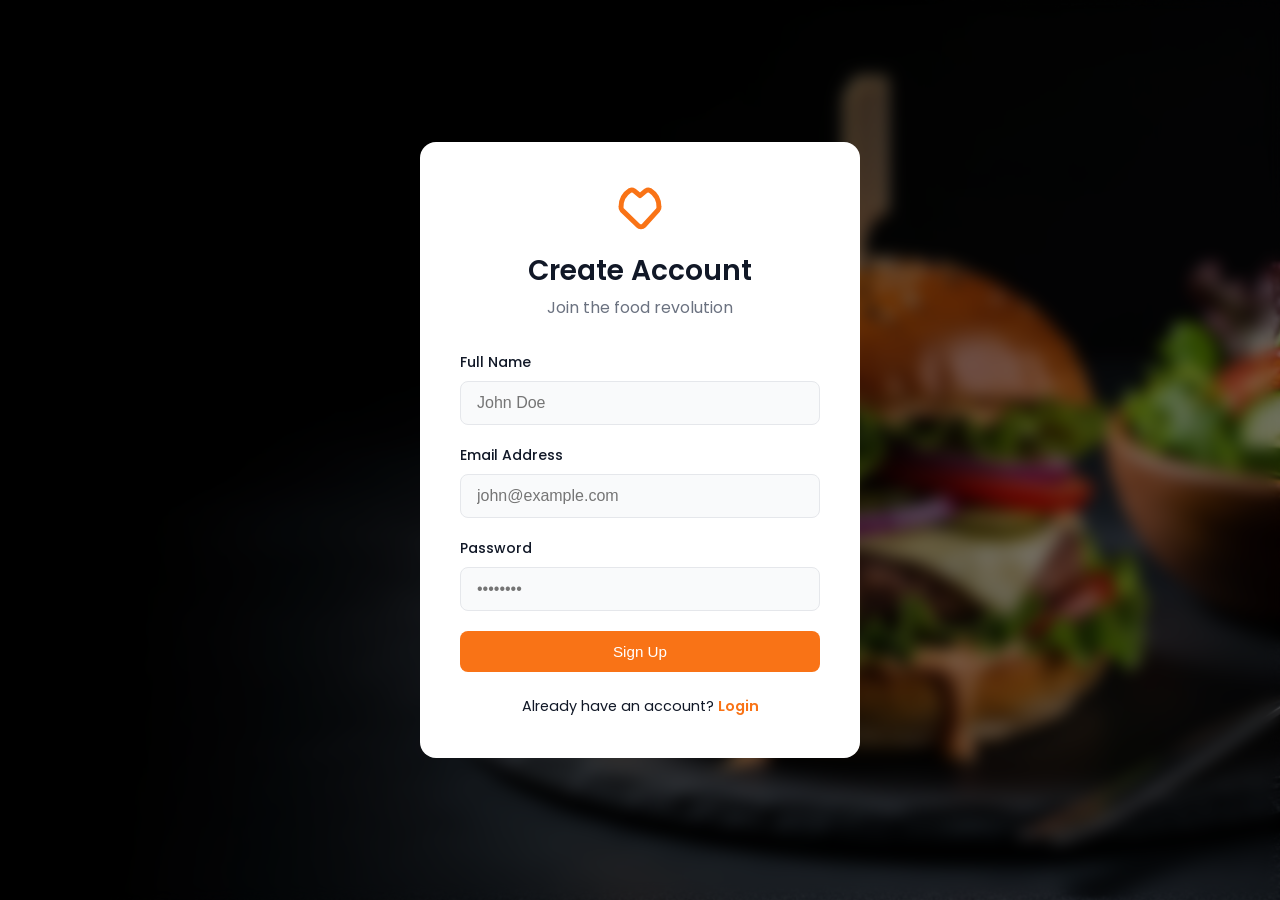
<file: src/main/webapp/signup.html>
<!DOCTYPE html>
<html lang="en">
<head>
    <meta charset="UTF-8">
    <meta name="viewport" content="width=device-width, initial-scale=1.0">
    <title>Sign Up - Gourmet Delivery</title>
    <link rel="preconnect" href="https://fonts.googleapis.com">
    <link rel="preconnect" href="https://fonts.gstatic.com" crossorigin>
    <link href="https://fonts.googleapis.com/css2?family=Poppins:wght@300;400;500;600;700;800&display=swap" rel="stylesheet">
    <link rel="stylesheet" href="css/style.css">    
    <style>
        .auth-page {
            background-image: url('images/download.png');            background-size: cover;
            background-position: center;
            position: relative;
        }
        .auth-page::before {
            content: '';
            position: absolute;
            inset: 0;
            background: rgba(0,0,0,0.5);
            backdrop-filter: blur(8px);
        }
        .auth-box {
            position: relative;
            z-index: 1;
        }
    </style>
</head>
<body>
    <div class="auth-page">
        <div class="auth-box">
            <div class="auth-header">
                <svg xmlns="http://www.w3.org/2000/svg" width="48" height="48" viewBox="0 0 24 24" fill="none" stroke="currentColor" stroke-width="2.5" stroke-linecap="round" stroke-linejoin="round" style="color:var(--primary); margin-bottom: 1rem;"><path d="M11 21.73a2 2 0 0 0 2.98 0l7-7.68a2 2 0 0 0 .5-1.55 9.77 9.77 0 0 0-4.48-8.29 2 2 0 0 0-2 .14l-3 2.5-3-2.5a2 2 0 0 0-2-.14 9.77 9.77 0 0 0-4.48 8.29 2 2 0 0 0 .5 1.55z"></path></svg>
                <h2>Create Account</h2>
                <p style="color:var(--text-muted)">Join the food revolution</p>
            </div>
            <form id="signup-form">
                <div class="form-group">
                    <label class="form-label">Full Name</label>
                    <input type="text" class="form-input" id="name" required placeholder="John Doe">
                </div>
                <div class="form-group">
                    <label class="form-label">Email Address</label>
                    <input type="email" class="form-input" id="email" required placeholder="john@example.com">
                </div>
                <div class="form-group">
                    <label class="form-label">Password</label>
                    <input type="password" class="form-input" id="password" required placeholder="••••••••">
                </div>
                <button type="submit" class="btn btn-primary" style="width: 100%;">Sign Up</button>
            </form>
            <div style="margin-top: 1.5rem; font-size: 0.9rem;">
                Already have an account? <a href="login.html" style="color:var(--primary); font-weight:600;">Login</a>
            </div>
        </div>
    </div>

    <script src="js/script.js"></script>
    <script>
        document.getElementById('signup-form').addEventListener('submit', async (e) => {
            e.preventDefault();
            const name = document.getElementById('name').value;
            const email = document.getElementById('email').value;
            const password = document.getElementById('password').value;
            
            try {
                await AuthService.signup(name, email, password);
                Toast.show('Account created successfully!');
                setTimeout(() => window.location.href = 'login.html', 1500);
            } catch (error) {
                Toast.show('Signup failed. Please try again.', 'error');
            }
        });
    </script>
</body>
</html>
</file>
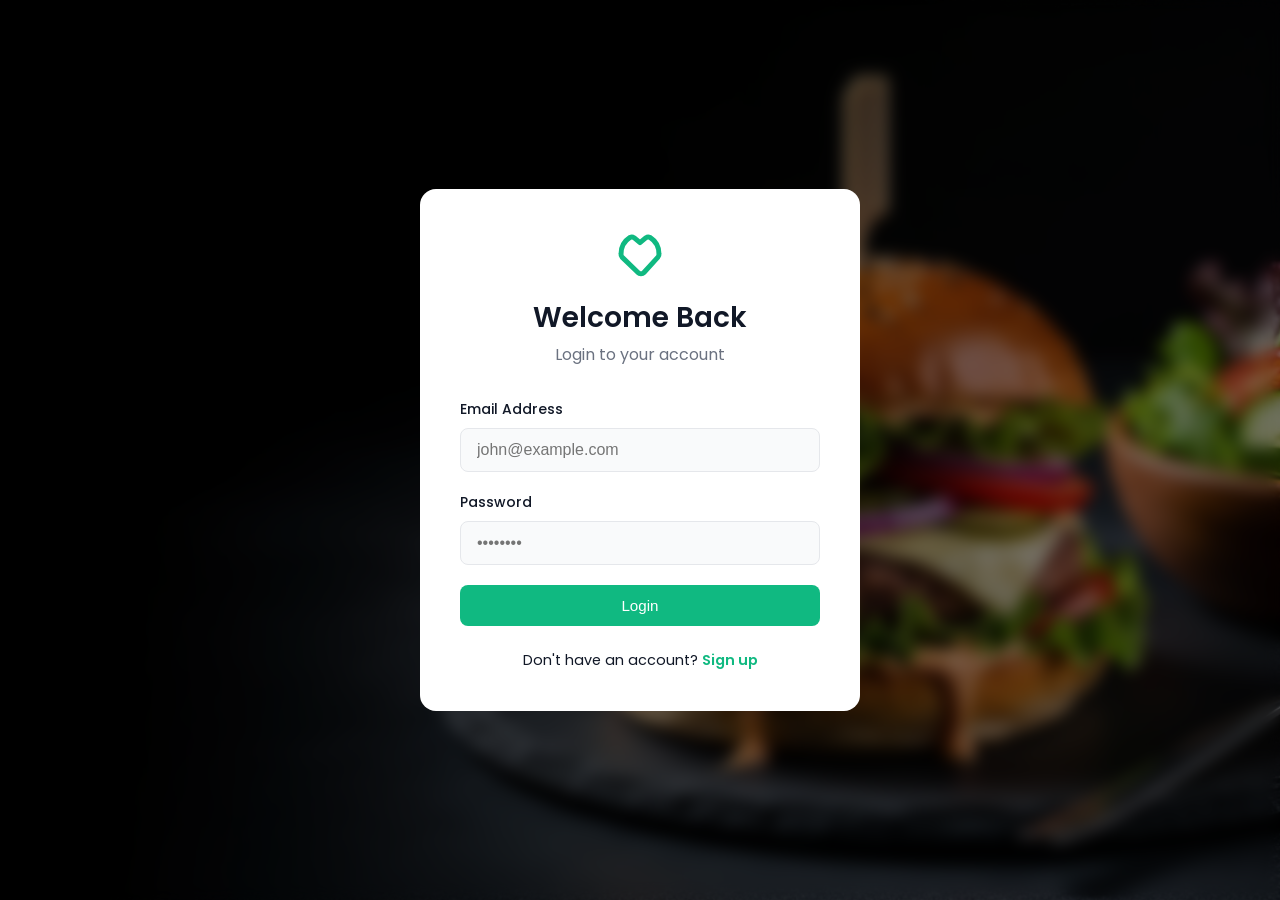
<file: src/main/resources/static/login.html>
<!DOCTYPE html>
<html lang="en">
<head>
    <meta charset="UTF-8">
    <meta name="viewport" content="width=device-width, initial-scale=1.0">
    <title>Login - Gourmet Delivery</title>
    <link rel="preconnect" href="https://fonts.googleapis.com">
    <link rel="preconnect" href="https://fonts.gstatic.com" crossorigin>
    <link href="https://fonts.googleapis.com/css2?family=Poppins:wght@300;400;500;600;700;800&display=swap" rel="stylesheet">
    <link rel="stylesheet" href="css/style.css">
    <style>
        .auth-page {
            background-image: url('images/download.png'); 
            background-size: cover;
            background-position: center;
            position: relative;
        }
        .auth-page::before {
            content: '';
            position: absolute;
            inset: 0;
            background: rgba(0,0,0,0.5);
            backdrop-filter: blur(8px);
        }
        .auth-box {
            position: relative;
            z-index: 1;
        }
    </style>
</head>
<body>
    <div class="auth-page">
        <div class="auth-box">
            <div class="auth-header">
                <svg xmlns="http://www.w3.org/2000/svg" width="48" height="48" viewBox="0 0 24 24" fill="none" stroke="currentColor" stroke-width="2.5" stroke-linecap="round" stroke-linejoin="round" style="color:var(--primary); margin-bottom: 1rem;"><path d="M11 21.73a2 2 0 0 0 2.98 0l7-7.68a2 2 0 0 0 .5-1.55 9.77 9.77 0 0 0-4.48-8.29 2 2 0 0 0-2 .14l-3 2.5-3-2.5a2 2 0 0 0-2-.14 9.77 9.77 0 0 0-4.48 8.29 2 2 0 0 0 .5 1.55z"></path></svg>
                <h2>Welcome Back</h2>
                <p style="color:var(--text-muted)">Login to your account</p>
            </div>
            <form id="login-form">
                <div class="form-group">
                    <label class="form-label">Email Address</label>
                    <input type="email" class="form-input" id="email" required placeholder="john@example.com">
                </div>
                <div class="form-group">
                    <label class="form-label">Password</label>
                    <input type="password" class="form-input" id="password" required placeholder="••••••••">
                </div>
                <button type="submit" class="btn btn-primary" style="width: 100%;">Login</button>
            </form>
            <div style="margin-top: 1.5rem; font-size: 0.9rem;">
                Don't have an account? <a href="signup.html" style="color:var(--primary); font-weight:600;">Sign up</a>
            </div>
        </div>
    </div>

    <script src="js/script.js"></script>
    <script>
        document.getElementById('login-form').addEventListener('submit', async (e) => {
            e.preventDefault();
            const email = document.getElementById('email').value;
            const password = document.getElementById('password').value;
            
            try {
                await AuthService.login(email, password);
                Toast.show('Login successful!');
                setTimeout(() => window.location.href = 'index.html', 1000);
            } catch (error) {
                Toast.show('Login failed. Check your credentials.', 'error');
            }
        });
    </script>
</body>
</html>
</file>
<file: src/main/webapp/css/style.css>
:root {
  --primary: #10B981; /* Modern Emerald */
  --primary-dark: #059669;
  --secondary: #F59E0B; /* Warm Amber */
  --bg-body: #F9FAFB;
  --bg-surface: #FFFFFF;
  --text-main: #111827;
  --text-muted: #6B7280;
  --border-light: #E5E7EB;
  --shadow-sm: 0 1px 2px 0 rgba(0, 0, 0, 0.05);
  --shadow-md: 0 4px 6px -1px rgba(0, 0, 0, 0.1), 0 2px 4px -1px rgba(0, 0, 0, 0.06);
  --shadow-lg: 0 10px 15px -3px rgba(0, 0, 0, 0.1), 0 4px 6px -2px rgba(0, 0, 0, 0.05);
  --radius-md: 0.5rem;
  --radius-lg: 0.75rem;
  --radius-xl: 1rem;
  --font-sans: 'Poppins', system-ui, -apple-system, sans-serif;
}

* {
  box-sizing: border-box;
  margin: 0;
  padding: 0;
}

body {
  font-family: var(--font-sans);
  background-color: var(--bg-body);
  color: var(--text-main);
  line-height: 1.5;
  -webkit-font-smoothing: antialiased;
}

h1, h2, h3, h4, h5, h6 {
  font-weight: 600;
  line-height: 1.25;
  color: var(--text-main);
}

a {
  text-decoration: none;
  color: inherit;
  transition: color 0.2s ease;
}

.container {
  max-width: 1280px;
  margin: 0 auto;
  padding: 0 1.5rem;
}

.navbar {
  background-color: var(--bg-surface);
  height: 80px;
  display: flex;
  align-items: center;
  position: sticky;
  top: 0;
  z-index: 100;
  box-shadow: var(--shadow-sm);
  border-bottom: 1px solid var(--border-light);
  padding: 0 2rem;
  justify-content: space-between;
}

.navbar-brand {
  font-size: 1.5rem;
  font-weight: 700;
  color: var(--text-main);
  display: flex;
  align-items: center;
  gap: 0.5rem;
}

.navbar-brand span {
  color: var(--primary);
}

.navbar-nav {
  display: flex;
  gap: 2rem;
  list-style: none;
  align-items: center;
}

.nav-link {
  font-weight: 500;
  color: var(--text-muted);
  font-size: 0.95rem;
}

.nav-link:hover, .nav-link.active {
  color: var(--primary);
}

.badge {
  background-color: var(--secondary);
  color: white;
  padding: 0.15rem 0.5rem;
  border-radius: 999px;
  font-size: 0.75rem;
  font-weight: 600;
  margin-left: 0.25rem;
}

.btn {
  display: inline-flex;
  align-items: center;
  justify-content: center;
  padding: 0.75rem 1.5rem;
  border-radius: var(--radius-md);
  font-weight: 500;
  cursor: pointer;
  transition: all 0.2s ease;
  border: none;
  font-size: 0.95rem;
}

.btn-primary {
  background-color: var(--primary);
  color: white;
}

.btn-primary:hover {
  background-color: var(--primary-dark);
  transform: translateY(-1px);
  box-shadow: var(--shadow-md);
}

.btn-secondary {
  background-color: var(--bg-surface);
  border: 1px solid var(--border-light);
  color: var(--text-main);
}

.btn-secondary:hover {
  background-color: #f3f4f6;
}

.btn-danger {
  background-color: #EF4444;
  color: white;
}

.btn-sm {
  padding: 0.4rem 0.8rem;
  font-size: 0.85rem;
}

.hero {
  height: 400px;
  background-color: #111;
  background-image: url('../images/download.png');  background-size: cover;
  background-position: center;
  display: flex;
  align-items: center;
  justify-content: center;
  position: relative;
  margin-bottom: 3rem;
}

.hero::after {
  content: '';
  position: absolute;
  inset: 0;
  background: linear-gradient(to right, rgba(0,0,0,0.8), rgba(0,0,0,0.3));
}

.hero-content {
  position: relative;
  z-index: 1;
  text-align: center;
  color: white;
  max-width: 700px;
  padding: 0 1rem;
}

.hero-title {
  font-size: 3rem;
  font-weight: 800;
  color: rgb(133, 255, 133);
  margin-bottom: 1rem;
  letter-spacing: -0.025em;
}

.hero-subtitle {
  font-size: 1.125rem;
  color: rgba(255,255,255,0.9);
  margin-bottom: 2rem;
}

.grid-restaurants {
  display: grid;
  grid-template-columns: repeat(auto-fill, minmax(320px, 1fr));
  gap: 2rem;
  margin-bottom: 4rem;
}

.card {
  background: var(--bg-surface);
  border-radius: var(--radius-lg);
  overflow: hidden;
  box-shadow: var(--shadow-sm);
  transition: all 0.3s ease;
  border: 1px solid var(--border-light);
  height: 100%;
  display: flex;
  flex-direction: column;
}

.card:hover {
  transform: translateY(-4px);
  box-shadow: var(--shadow-lg);
  border-color: var(--primary);
}

.card-img-wrapper {
  position: relative;
  height: 220px;
  overflow: hidden;
}

.card-img {
  width: 100%;
  height: 100%;
  object-fit: cover;
  transition: transform 0.5s ease;
}

.card:hover .card-img {
  transform: scale(1.05);
}

.card-body {
  padding: 1.5rem;
  flex-grow: 1;
  display: flex;
  flex-direction: column;
}

.card-title {
  font-size: 1.25rem;
  margin-bottom: 0.5rem;
  font-weight: 700;
}

.card-meta {
  display: flex;
  justify-content: space-between;
  align-items: center;
  color: var(--text-muted);
  font-size: 0.875rem;
  margin-top: auto;
}

.rating-badge {
  background-color: #ECFDF5;
  color: var(--primary-dark);
  padding: 0.25rem 0.5rem;
  border-radius: var(--radius-md);
  font-weight: 600;
  display: flex;
  align-items: center;
  gap: 0.25rem;
}

.menu-header-section {
  background: white;
  padding: 3rem 0;
  border-bottom: 1px solid var(--border-light);
  margin-bottom: 3rem;
  text-align: center;
}

.menu-title {
  font-size: 2.5rem;
  margin-bottom: 0.5rem;
}

.menu-subtitle {
  color: var(--text-muted);
}

.food-grid {
  display: grid;
  grid-template-columns: repeat(auto-fill, minmax(280px, 1fr));
  gap: 2rem;
  padding-bottom: 4rem;
}

.food-card {
  background: var(--bg-surface);
  border-radius: var(--radius-lg);
  overflow: hidden;
  border: 1px solid var(--border-light);
  transition: all 0.2s ease;
  display: flex;
  flex-direction: column;
}

.food-card:hover {
  box-shadow: var(--shadow-md);
}

.food-img-container {
  height: 180px;
  overflow: hidden;
}

.food-img-container img {
  width: 100%;
  height: 100%;
  object-fit: cover;
}

.food-info {
  padding: 1.25rem;
  display: flex;
  flex-direction: column;
  flex-grow: 1;
}

.food-price {
  font-size: 1.125rem;
  font-weight: 700;
  color: var(--text-main);
  margin-top: 1rem;
  display: flex;
  justify-content: space-between;
  align-items: center;
}

.btn-add-cart {
  background-color: var(--bg-body);
  color: var(--text-main);
  border: 1px solid var(--border-light);
  padding: 0.5rem 1rem;
  border-radius: 999px;
  font-size: 0.875rem;
  font-weight: 500;
  cursor: pointer;
  transition: all 0.2s;
}

.btn-add-cart:hover {
  background-color: var(--text-main);
  color: white;
  border-color: var(--text-main);
}

.cart-wrapper {
  background: white;
  border-radius: var(--radius-lg);
  box-shadow: var(--shadow-sm);
  border: 1px solid var(--border-light);
  overflow: hidden;
}

.cart-header {
  padding: 1.5rem;
  border-bottom: 1px solid var(--border-light);
  background: #f9fafb;
}

.cart-item {
  display: flex;
  align-items: center;
  padding: 1.5rem;
  border-bottom: 1px solid var(--border-light);
}

.cart-item:last-child {
  border-bottom: none;
}

.cart-item-img {
  width: 80px;
  height: 80px;
  border-radius: var(--radius-md);
  object-fit: cover;
  margin-right: 1.5rem;
}

.cart-item-details {
  flex-grow: 1;
}

.cart-item-title {
  font-weight: 600;
  font-size: 1.1rem;
}

.cart-item-price {
  color: var(--text-muted);
}

.qty-controls {
  display: flex;
  align-items: center;
  gap: 0.75rem;
  background: #f3f4f6;
  padding: 0.25rem;
  border-radius: var(--radius-md);
}

.qty-btn {
  width: 28px;
  height: 28px;
  border-radius: 6px;
  border: none;
  background: white;
  box-shadow: var(--shadow-sm);
  cursor: pointer;
  display: flex;
  align-items: center;
  justify-content: center;
  font-weight: 600;
  color: var(--text-main);
}

.qty-btn:hover {
  background: var(--primary);
  color: white;
}

.cart-footer {
  padding: 2rem;
  background: #f9fafb;
  border-top: 1px solid var(--border-light);
  display: flex;
  justify-content: flex-end;
  align-items: center;
  gap: 2rem;
}

.total-label {
  font-size: 1.125rem;
  color: var(--text-muted);
}

.total-amount {
  font-size: 1.5rem;
  font-weight: 700;
  color: var(--text-main);
}

#toast-container {
  position: fixed;
  bottom: 2rem;
  right: 2rem;
  z-index: 9999;
  display: flex;
  flex-direction: column;
  gap: 1rem;
}

.toast {
  background: var(--text-main);
  color: white;
  padding: 1rem 1.5rem;
  border-radius: var(--radius-md);
  box-shadow: var(--shadow-lg);
  display: flex;
  align-items: center;
  gap: 0.75rem;
  min-width: 300px;
  animation: slideIn 0.3s cubic-bezier(0.16, 1, 0.3, 1);
  opacity: 1;
  transition: opacity 0.3s;
}

.toast.success {
  border-left: 4px solid var(--primary);
}

.toast.error {
  border-left: 4px solid #EF4444;
}

.toast.fade-out {
  opacity: 0;
  transform: translateY(10px);
}

@keyframes slideIn {
  from { transform: translateY(20px); opacity: 0; }
  to { transform: translateY(0); opacity: 1; }
}

.auth-page {
  min-height: 100vh;
  display: flex;
  align-items: center;
  justify-content: center;
  background: #f3f4f6;
  padding: 1rem;
}

.auth-box {
  background: white;
  width: 100%;
  max-width: 440px;
  padding: 2.5rem;
  border-radius: var(--radius-xl);
  box-shadow: var(--shadow-xl);
  text-align: center;
}

.auth-header {
  margin-bottom: 2rem;
}

.auth-header h2 {
  font-size: 1.75rem;
  margin-bottom: 0.5rem;
}

.form-group {
  margin-bottom: 1.25rem;
  text-align: left;
}

.form-label {
  display: block;
  font-size: 0.875rem;
  font-weight: 500;
  margin-bottom: 0.5rem;
  color: var(--text-main);
}

.form-input {
  width: 100%;
  padding: 0.75rem 1rem;
  border: 1px solid var(--border-light);
  border-radius: var(--radius-md);
  font-size: 1rem;
  transition: all 0.2s;
  background: #f9fafb;
}

.form-input:focus {
  outline: none;
  border-color: var(--primary);
  background: white;
  box-shadow: 0 0 0 3px rgba(16, 185, 129, 0.1);
}

@media (max-width: 768px) {
  .hero-title { font-size: 2rem; }
  .navbar { padding: 0 1rem; }
  .grid-restaurants { grid-template-columns: 1fr; }
}


#cart-container {
    max-width: 1100px;
    margin: 30px auto 50px;
    padding: 0 24px;
}

#cart-container .cart-items {
    display: flex;
    flex-direction: column;
    gap: 18px;
}

#cart-container .cart-item {
    display: flex;
    align-items: center;
    gap: 24px;
    padding: 24px;
    background: #ffffff;
    border: 1px solid #e5e7eb;
    border-radius: 16px;
    box-shadow: 0 4px 14px rgba(0, 0, 0, 0.05);
}

#cart-container .cart-food-image {
    width: 120px;
    height: 120px;
    object-fit: cover;
    border-radius: 12px;
    flex-shrink: 0;
}

#cart-container .cart-item-details {
    flex: 1;
    min-width: 0;
}

#cart-container .cart-item-details h3 {
    margin: 0 0 8px;
    color: #172033;
    font-size: 1.2rem;
}

#cart-container .cart-item-details p {
    margin: 0 0 8px;
    color: #64748b;
}

#cart-container .cart-item-price {
    font-weight: 600;
    color: #334155;
}

#cart-container .cart-quantity-controls {
    display: flex;
    align-items: center;
    gap: 14px;
    margin-top: 14px;
}

#cart-container .quantity-btn {
    width: 36px;
    height: 36px;
    border: 1px solid #d1d5db;
    border-radius: 8px;
    background: #f8fafc;
    color: #172033;
    font-size: 1.25rem;
    cursor: pointer;
}

#cart-container  .quantity-btn:hover {
    background: #e2e8f0;
}

#cart-container .cart-quantity {
    min-width: 20px;
    text-align: center;
    font-weight: 600;
}

#cart-container .cart-item-subtotal {
    display: flex;
    flex-direction: column;
    align-items: flex-end;
    gap: 16px;
}

#cart-container .cart-item-subtotal strong {
    color: #172033;
    font-size: 1.1rem;
    white-space: nowrap;
}

#cart-container .remove-cart-item {
    padding: 8px 12px;
    color: #be123c;
    background: #fff1f2;
    border: 1px solid #fecdd3;
    border-radius: 8px;
    cursor: pointer;
}

#cart-container .remove-cart-item:hover {
    background: #ffe4e6;
}

#cart-container .cart-summary {
    max-width: 380px;
    margin: 28px 0 0 auto;
    padding: 24px;
    background: #ffffff;
    border: 1px solid #e5e7eb;
    border-radius: 16px;
    box-shadow: 0 4px 14px rgba(0, 0, 0, 0.05);
}

#cart-container .cart-summary h2 {
    margin-top: 0;
    margin-bottom: 20px;
}

#cart-container .cart-total-row {
    display: flex;
    justify-content: space-between;
    gap: 16px;
    padding: 16px 0;
    margin-bottom: 16px;
    border-top: 1px solid #e5e7eb;
    font-size: 1.1rem;
}

#cart-container .empty-cart,
#cart-container .cart-error {
    padding: 48px 24px;
    background: #ffffff;
    border: 1px solid #e5e7eb;
    border-radius: 16px;
    text-align: center;
}

@media (max-width: 600px) {
    #cart-container {
        padding: 0 12px;
    }

    #cart-container .cart-item {
        gap: 12px;
        padding: 14px;
    }

    #cart-container .cart-food-image {
        width: 76px;
        height: 76px;
    }

    #cart-container .cart-item-details h3 {
        font-size: 1rem;
    }

    #cart-container .cart-item-subtotal strong {
        font-size: 0.95rem;
    }

    #cart-container .quantity-btn {
        width: 30px;
        height: 30px;
    }
}

body:has(#orders-container) {
    background: #f8fafc;
    color: #172033;
}

.orders-header {
    max-width: 1000px;
    margin: 0 auto;
    padding: 28px 24px 12px;
}

.orders-header h1 {
    margin: 0 0 14px;
    font-size: 2rem;
}

.orders-header nav {
    display: flex;
    flex-wrap: wrap;
    gap: 10px;
    color: #64748b;
}

.orders-header nav a {
    color: #334155;
    text-decoration: none;
}

.orders-header nav a:hover {
    color: #ea580c;
}

#orders-container {
    max-width: 1000px;
    margin: 24px auto 50px;
    padding: 0 24px;
}

.order-card {
    margin-bottom: 22px;
    padding: 24px;
    background: #ffffff;
    border: 1px solid #e2e8f0;
    border-radius: 16px;
    box-shadow: 0 4px 14px rgba(15, 23, 42, 0.05);
}

.order-heading {
    display: flex;
    align-items: flex-start;
    justify-content: space-between;
    gap: 16px;
    margin-bottom: 20px;
}

.order-heading h2 {
    margin: 0 0 6px;
    font-size: 1.25rem;
}

.order-heading p {
    margin: 0;
    color: #64748b;
    font-size: 0.9rem;
}

.order-status {
    padding: 6px 12px;
    border-radius: 999px;
    background: #dcfce7;
    color: #166534;
    font-size: 0.8rem;
    font-weight: 600;
}

.order-items {
    padding: 12px 0;
    border-top: 1px solid #e2e8f0;
}

.order-item {
    display: flex;
    justify-content: space-between;
    gap: 16px;
    padding: 9px 0;
}

.order-delivery {
    padding: 16px 0;
    border-top: 1px solid #e2e8f0;
}

.order-delivery p {
    margin-bottom: 0;
    color: #64748b;
    line-height: 1.6;
}

.order-total {
    display: flex;
    justify-content: space-between;
    gap: 16px;
    padding-top: 16px;
    border-top: 1px solid #e2e8f0;
    font-size: 1.1rem;
}

.empty-orders {
    padding: 40px 24px;
    border: 1px solid #e2e8f0;
    border-radius: 16px;
    background: #ffffff;
    text-align: center;
}

@media (max-width: 600px) {
    .orders-header,
    #orders-container {
        padding-left: 14px;
        padding-right: 14px;
    }

    .order-card {
        padding: 16px;
    }

    .order-heading {
        flex-direction: column;
    }

    .order-item,
    .order-total {
        font-size: 0.95rem;
    }
}

body:has(.checkout-page) {
    background: #f8fafc;
    color: #172033;
}

body:has(.checkout-page) > header {
    max-width: 850px;
    margin: 0 auto;
    padding: 28px 24px 12px;
}

body:has(.checkout-page) > header h1 {
    margin-bottom: 12px;
    font-size: 2rem;
}

body:has(.checkout-page) > header a {
    color: #334155;
    text-decoration: none;
}

body:has(.checkout-page) > header a:hover {
    color: #ea580c;
}

.checkout-page {
    max-width: 850px !important;
    margin: 24px auto 50px !important;
    padding: 0 24px !important;
}

.checkout-page > section {
    margin-bottom: 24px;
    padding: 26px;
    background: #ffffff;
    border: 1px solid #e2e8f0;
    border-radius: 16px;
    box-shadow: 0 4px 14px rgba(15, 23, 42, 0.05);
}

.checkout-page h2 {
    margin-top: 0;
    margin-bottom: 20px;
    font-size: 1.35rem;
}

#checkout-summary > div > p {
    display: flex;
    justify-content: space-between;
    gap: 16px;
    padding: 12px 0;
    margin: 0;
    border-bottom: 1px solid #e2e8f0;
}

#checkout-summary h3 {
    display: flex;
    justify-content: space-between;
    margin-top: 20px;
    font-size: 1.2rem;
}

#checkout-form label {
    display: block;
    margin-bottom: 8px;
    font-weight: 600;
}

#checkout-form textarea {
    min-height: 110px;
    border: 1px solid #cbd5e1;
    border-radius: 10px;
    font: inherit;
    line-height: 1.5;
    resize: vertical;
}

#checkout-form textarea:focus {
    outline: 2px solid #fdba74;
    border-color: #ea580c;
}

#place-order-button {
    padding: 13px 22px;
    border: none;
    border-radius: 9px;
    background: #ea580c;
    color: #ffffff;
    font: inherit;
    font-weight: 600;
    cursor: pointer;
}

#place-order-button:hover {
    background: #c2410c;
}

#place-order-button:disabled {
    opacity: 0.65;
    cursor: wait;
}

#checkout-message {
    padding: 0 4px;
    line-height: 1.6;
}

@media (max-width: 600px) {
    body:has(.checkout-page) > header {
        padding: 20px 14px 10px;
    }

    .checkout-page {
        padding: 0 12px !important;
    }

    .checkout-page > section {
        padding: 18px;
    }

    #place-order-button {
        width: 100%;
    }
}

body:has(#profile-id) {
    background: #f8fafc;
    color: #172033;
    min-height: 100vh;
}

body:has(#profile-id) .navbar {
    display: flex;
    align-items: center;
    justify-content: space-between;
    gap: 20px;
    flex-wrap: wrap;
    padding: 18px 5%;
    background: #ffffff;
    border-bottom: 1px solid #e2e8f0;
}

body:has(#profile-id) .navbar-brand {
    color: #172033;
    font-size: 1.4rem;
    font-weight: 700;
    text-decoration: none;
}

body:has(#profile-id) .navbar-brand span {
    color: #ea580c;
}

body:has(#profile-id) .navbar-nav {
    display: flex;
    align-items: center;
    flex-wrap: wrap;
    gap: 18px;
    padding: 0;
    margin: 0;
    list-style: none;
}

body:has(#profile-id) .navbar-nav a {
    color: #334155;
    text-decoration: none;
}

body:has(#profile-id) .navbar-nav a:hover {
    color: #ea580c;
}

body:has(#profile-id) .container {
    max-width: 1000px;
    margin: 0 auto;
    padding-left: 20px;
    padding-right: 20px;
}

body:has(#profile-id) .card {
    overflow: hidden;
    background: #ffffff;
    border: 1px solid #e2e8f0;
    border-radius: 18px;
    box-shadow: 0 8px 24px rgba(15, 23, 42, 0.06);
}

body:has(#profile-id) .card-body {
    padding: 30px;
}

body:has(#profile-id) .card-body h1 {
    margin-top: 0;
    margin-bottom: 8px;
    font-size: 1.8rem;
}

body:has(#profile-id) .card-body p {
    line-height: 1.6;
    overflow-wrap: anywhere;
}

body:has(#profile-id) #profile-id,
body:has(#profile-id) #profile-name,
body:has(#profile-id) #profile-email {
    padding: 12px 14px;
    margin-top: 6px;
    margin-bottom: 0;
    background: #f8fafc;
    border: 1px solid #e2e8f0;
    border-radius: 9px;
    color: #172033;
    font-weight: 500;
}

body:has(#profile-id) #logout-button {
    padding: 12px 20px;
    border: none;
    border-radius: 9px;
    background: #dc2626;
    color: #ffffff;
    font: inherit;
    font-weight: 600;
    cursor: pointer;
}

body:has(#profile-id) #logout-button:hover {
    background: #b91c1c;
}

@media (max-width: 600px) {
    body:has(#profile-id) .navbar {
        padding: 16px;
    }

    body:has(#profile-id) .navbar-nav {
        gap: 12px;
    }

    body:has(#profile-id) .card-body {
        padding: 20px;
    }

    body:has(#profile-id) .card-body h1 {
        font-size: 1.5rem;
    }
}


:root {
  --primary: #f97316;
  --primary-dark: #ea580c;
  --secondary: #fb923c;
  --accent-soft: #fff7ed;
}
.navbar-brand span { color: var(--primary); }
.navbar-brand svg { color: var(--primary) !important; }
.btn-primary, button, #place-order-button {
  background: var(--primary);
  border-color: var(--primary);
}
.btn-primary:hover, button:hover, #place-order-button:hover {
  background: var(--primary-dark);
  border-color: var(--primary-dark);
}
.btn-secondary {
    background: #fff7ed;
    color: #c2410c;
    border: 1px solid #fed7aa;
}

.btn-secondary:hover {
    background: #ffedd5;
    color: #9a3412;
}

.cart-main,
.checkout-page {
    max-width: 1160px;
    margin: 0 auto;
    padding: 42px 28px 70px;
}

.page-intro {
    margin: 26px auto 28px;
    max-width: 1160px;
}

.page-intro .eyebrow {
    color: var(--primary-dark);
    font-weight: 700;
    font-size: .76rem;
    letter-spacing: .16em;
    margin-bottom: 8px;
}

.page-intro h1 {
    font-size: clamp(2rem, 4vw, 2.8rem);
    letter-spacing: -.04em;
    margin-bottom: 8px;
}

.page-intro > p:not(.eyebrow) {
    color: var(--text-muted);
}

.empty-cart,
.cart-error {
    background: white;
    border: 1px solid #fed7aa;
    border-radius: 22px;
    padding: 58px 24px;
    text-align: center;
    box-shadow: 0 12px 35px rgba(124, 45, 18, .06);
}

.empty-cart h2 {
    margin-bottom: 8px;
}

.empty-cart p {
    color: var(--text-muted);
    margin-bottom: 22px;
}

#cart-container {
    display: grid;
    grid-template-columns: minmax(0, 1.65fr) minmax(280px, .85fr);
    align-items: start;
    gap: 26px;
}

.cart-items {
    display: grid;
    gap: 16px;
}

.cart-item {
    background: white;
    border: 1px solid var(--border-light);
    border-radius: 18px;
    padding: 18px;
    display: grid;
    grid-template-columns: 116px minmax(0, 1fr) auto;
    align-items: center;
    gap: 20px;
    box-shadow: 0 8px 24px rgba(15, 23, 42, .04);
}

.cart-food-image {
    width: 116px;
    height: 110px;
    object-fit: cover;
    border-radius: 13px;
    background: #fff7ed;
}

.cart-item-details h3 {
    font-size: 1.05rem;
    margin-bottom: 6px;
}

.cart-item-details > p:not(.cart-item-price) {
    color: var(--text-muted);
    font-size: .86rem;
    margin-bottom: 8px;
}

.cart-item-price {
    color: #9a3412;
    font-weight: 700;
}

.cart-quantity-controls {
    display: inline-flex;
    align-items: center;
    gap: 14px;
    margin-top: 12px;
    border: 1px solid #fed7aa;
    background: #fff7ed;
    padding: 5px 9px;
    border-radius: 999px;
}

.cart-quantity-controls .quantity-btn {
    width: 29px;
    height: 29px;
    padding: 0;
    border: 0;
    border-radius: 50%;
    color: white;
    font-size: 1.1rem;
    line-height: 1;
}

.cart-quantity {
    min-width: 14px;
    text-align: center;
    font-weight: 700;
}

.cart-item-subtotal {
    display: flex;
    flex-direction: column;
    align-items: flex-end;
    gap: 22px;
    white-space: nowrap;
}

.cart-item-subtotal strong {
    font-size: 1.05rem;
}

.remove-cart-item {
    background: transparent !important;
    color: #dc2626 !important;
    border: 0 !important;
    padding: 0 !important;
    font-size: .85rem;
}

.cart-summary {
    background: white;
    border: 1px solid #fed7aa;
    border-radius: 20px;
    padding: 25px;
    box-shadow: 0 12px 30px rgba(124, 45, 18, .06);
    position: sticky;
    top: 100px;
}

.cart-summary h2 {
    font-size: 1.2rem;
    margin-bottom: 22px;
}

.cart-total-row {
    display: flex;
    justify-content: space-between;
    align-items: center;
    padding: 18px 0 24px;
    border-top: 1px solid var(--border-light);
    font-size: 1.05rem;
}

.cart-total-row strong {
    font-size: 1.35rem;
}

.cart-summary .btn {
    display: flex;
    justify-content: center;
    width: 100%;
    margin-top: 12px;
    padding: 13px 18px;
    border-radius: 11px;
    font-weight: 600;
}

.checkout-page {
    max-width: 1160px !important;
    margin: 0 auto !important;
    padding: 38px 28px 70px !important;
}

.checkout-intro {
    margin-top: 10px;
}

.back-link {
    display: inline-block;
    color: #c2410c;
    margin-top: 16px;
    font-weight: 600;
}

.checkout-layout {
    display: grid;
    grid-template-columns: minmax(0, 1.1fr) minmax(0, .9fr);
    gap: 24px;
    align-items: start;
}

.checkout-layout > section {
    min-width: 0;
    background: white;
    border: 1px solid var(--border-light);
    border-radius: 20px;
    padding: 26px;
    box-shadow: 0 10px 30px rgba(15, 23, 42, .045);
}

.checkout-layout h2 {
    font-size: 1.2rem;
    margin-bottom: 20px;
}

.checkout-summary-card #checkout-summary > div {
    display: grid;
    gap: 0;
}

.checkout-summary-card #checkout-summary p {
    display: flex;
    justify-content: space-between;
    gap: 16px;
    padding: 13px 0;
    border-bottom: 1px solid #f1f5f9;
}

.checkout-summary-card #checkout-summary h3 {
    display: flex;
    justify-content: space-between;
    padding-top: 20px;
    margin-top: 8px;
    color: #9a3412;
    font-size: 1.3rem;
}

#delivery-section label {
    display: block;
    font-weight: 600;
    margin: 14px 0 8px;
}

#deliveryAddress {
    width: 100%;
    min-height: 135px;
    border: 1px solid #dbe2ea;
    border-radius: 12px;
    padding: 14px;
    font: inherit;
    resize: vertical;
    background: #fcfcfd;
}

#deliveryAddress:focus {
    outline: 3px solid #fed7aa;
    border-color: var(--primary);
}

#place-order-button {
    width: 100%;
    padding: 14px 18px;
    border-radius: 11px;
    color: white;
    font: inherit;
    font-weight: 700;
    cursor: pointer;
    margin-top: 8px;
}

#place-order-button:disabled {
    opacity: .65;
    cursor: wait;
}

#checkout-message {
    grid-column: 1 / -1;
}

.orders-intro {
    max-width: 1160px;
    padding: 0 28px;
    margin-top: 42px;
}

#orders-container {
    max-width: 1160px;
    margin: 0 auto 70px;
    padding: 0 28px;
    display: grid;
    gap: 20px;
}

.order-card {
    background: white;
    border: 1px solid var(--border-light);
    border-radius: 20px;
    padding: 26px;
    box-shadow: 0 10px 28px rgba(15, 23, 42, .045);
}

.order-heading {
    padding-bottom: 18px;
    border-bottom: 1px solid var(--border-light);
}

.order-heading h2,
.order-heading h3 {
    font-size: 1.15rem;
}

.order-heading span,
.order-heading time {
    color: var(--text-muted);
    font-size: .9rem;
}

.order-status,
.status-badge {
    display: inline-flex;
    background: #fff7ed;
    color: #c2410c;
    border: 1px solid #fed7aa;
    border-radius: 999px;
    padding: 7px 13px;
    font-size: .78rem;
    font-weight: 700;
}

.order-items {
    padding: 12px 0;
}

.order-item {
    padding: 9px 0;
}

.order-delivery {
    background: #fffaf5;
    border-radius: 12px;
    padding: 15px;
    margin-top: 10px;
}

.order-total {
    border-top: 1px solid var(--border-light);
    margin-top: 18px;
    padding-top: 18px;
    color: #9a3412;
}

.empty-orders {
    background: white;
    border: 1px solid #fed7aa;
    border-radius: 20px;
    text-align: center;
    padding: 55px 24px;
}

.empty-orders p {
    color: var(--text-muted);
    margin: 10px 0 22px;
}

.empty-orders a {
    display: inline-block;
    background: var(--primary);
    color: white;
    padding: 12px 20px;
    border-radius: 10px;
    font-weight: 600;
}

@media (max-width: 800px) {
    #cart-container,
    .checkout-layout {
        grid-template-columns: 1fr;
    }

    .cart-summary {
        position: static;
    }

    .cart-item {
        grid-template-columns: 86px minmax(0, 1fr);
        gap: 14px;
    }

    .cart-food-image {
        width: 86px;
        height: 86px;
    }

    .cart-item-subtotal {
        grid-column: 2;
        flex-direction: row;
        align-items: center;
        justify-content: space-between;
    }

    .cart-main,
    .checkout-page {
        padding: 26px 16px 50px !important;
    }

    .orders-intro,
    #orders-container {
        padding-left: 16px;
        padding-right: 16px;
    }
}


.checkout-body {
    background: #f7f8fc;
    min-height: 100vh;
}

.checkout-page {
    width: min(1120px, 92%);
    margin: 40px auto 70px;
}

.checkout-intro {
    margin-bottom: 28px;
}

.checkout-intro h1 {
    font-size: clamp(2rem, 4vw, 2.8rem);
    margin: 4px 0 10px;
    color: #172033;
}

.checkout-intro > p:not(.eyebrow) {
    color: #697386;
}

.eyebrow {
    color: #f26a21;
    font-size: 0.78rem;
    font-weight: 700;
    letter-spacing: 2px;
}

.back-link {
    display: inline-flex;
    align-items: center;
    gap: 8px;
    margin-top: 14px;
    color: #e85d16;
    font-weight: 600;
    text-decoration: none;
}

.back-link:hover {
    text-decoration: underline;
}

.checkout-layout {
    display: grid;
    grid-template-columns: minmax(0, 1.15fr) minmax(300px, 0.85fr);
    align-items: start;
    gap: 24px;
}

.checkout-summary-card,
.checkout-delivery-card {
    background: #fff;
    border: 1px solid #e7eaf0;
    border-radius: 18px;
    padding: 28px;
    box-shadow: 0 8px 26px rgba(22, 34, 51, 0.055);
}

.checkout-summary-card h2,
.checkout-delivery-card h2 {
    margin: 0 0 18px;
    color: #172033;
    font-size: 1.35rem;
}

.checkout-items-list {
    display: grid;
    gap: 0;
}

.checkout-item-row,
.checkout-total-row {
    display: flex;
    justify-content: space-between;
    align-items: center;
    gap: 16px;
    padding: 15px 0;
    border-bottom: 1px solid #edf0f4;
}

.checkout-item-row span {
    color: #4d596c;
}

.checkout-item-row strong {
    color: #172033;
    white-space: nowrap;
}

.checkout-total-row {
    margin-top: 8px;
    border-bottom: 0;
    font-size: 1.12rem;
}

.checkout-total-row strong {
    color: #e85d16;
    font-size: 1.35rem;
}

.checkout-help-text {
    margin: -5px 0 22px;
    color: #697386;
    font-size: 0.92rem;
    line-height: 1.6;
}

.checkout-delivery-card form {
    display: flex;
    flex-direction: column;
    gap: 12px;
}

.checkout-delivery-card label {
    font-weight: 600;
    color: #263246;
}

.checkout-delivery-card textarea {
    box-sizing: border-box;
    width: 100%;
    min-height: 125px;
    padding: 14px 15px;
    border: 1px solid #dce2eb;
    border-radius: 12px;
    background: #fbfcfe;
    color: #172033;
    font: inherit;
    resize: vertical;
    transition: border-color 0.2s, box-shadow 0.2s;
}

.checkout-delivery-card textarea:focus {
    outline: none;
    border-color: #f26a21;
    box-shadow: 0 0 0 3px rgba(242, 106, 33, 0.13);
}

.checkout-security-note {
    margin: 0 0 8px;
    color: #778195;
    font-size: 0.8rem;
    line-height: 1.5;
}

#place-order-button {
    width: 100%;
    min-height: 48px;
    padding: 13px 20px;
    border: 0;
    border-radius: 11px;
    background: #f26a21;
    color: #fff;
    font: inherit;
    font-weight: 700;
    cursor: pointer;
    transition: background 0.2s, transform 0.2s;
}

#place-order-button:hover {
    background: #dc5410;
    transform: translateY(-1px);
}

#place-order-button:disabled {
    opacity: 0.65;
    cursor: wait;
    transform: none;
}

.checkout-empty {
    padding: 28px 12px;
    text-align: center;
}

.checkout-empty p {
    margin-bottom: 18px;
    color: #697386;
}

.checkout-message {
    grid-column: 1 / -1;
    font-weight: 500;
}

.checkout-message.success {
    color: #15803d;
}

.checkout-message.error {
    color: #c62828;
}


.order-success-mark {
    display: grid;
    place-items: center;
    width: 62px;
    height: 62px;
    margin: 4px 0 18px;
    border-radius: 50%;
    background: #fff0e6;
    color: #e85d16;
    font-size: 2rem;
    font-weight: 700;
}

.confirmation-heading {
    margin: 0 0 8px;
    color: #172033;
    font-size: 1.5rem;
}

.confirmation-copy {
    color: #697386;
    line-height: 1.6;
}

.confirmation-details {
    margin-top: 24px;
    padding: 6px 18px;
    border-radius: 12px;
    background: #f8f9fc;
}

.confirmation-details p {
    display: flex;
    justify-content: space-between;
    flex-wrap: wrap;
    gap: 10px;
    padding: 12px 0;
    margin: 0;
    border-bottom: 1px solid #e8ebf1;
}

.confirmation-details p:last-child {
    border-bottom: 0;
}

.confirmation-details strong {
    color: #344054;
}

.confirmation-details span {
    color: #172033;
    text-align: right;
}

.confirmation-address {
    margin-top: 18px;
    padding: 18px;
    border: 1px solid #f7d5c1;
    border-radius: 12px;
    background: #fff8f3;
}

.confirmation-address h3 {
    margin: 0 0 8px;
    color: #a94412;
    font-size: 1rem;
}

.confirmation-address p {
    margin: 0;
    color: #4d596c;
    line-height: 1.7;
    overflow-wrap: anywhere;
}

.confirmation-actions {
    display: flex;
    flex-wrap: wrap;
    gap: 12px;
    margin-top: 24px;
}

.confirmation-actions a {
    display: inline-flex;
    justify-content: center;
    align-items: center;
    min-height: 44px;
    padding: 11px 18px;
    border-radius: 10px;
    text-decoration: none;
    font-weight: 600;
}

.confirmation-actions .btn-primary {
    background: #f26a21;
    color: #fff;
}

.confirmation-actions .btn-primary:hover {
    background: #dc5410;
}

.confirmation-actions .btn-secondary {
    background: #fff;
    color: #e85d16;
    border: 1px solid #f2b18c;
}

.confirmation-actions .btn-secondary:hover {
    background: #fff3eb;
}

[hidden] {
    display: none !important;
}


@media (max-width: 760px) {
    .checkout-page {
        width: min(100% - 28px, 560px);
        margin-top: 26px;
    }

    .checkout-layout {
        grid-template-columns: 1fr;
    }

    .checkout-summary-card,
    .checkout-delivery-card {
        padding: 21px;
    }

    .confirmation-actions {
        flex-direction: column;
    }

    .confirmation-actions a {
        width: 100%;
        box-sizing: border-box;
    }
}

.cart-page {
    min-height: 100vh;
    background: #f7f8fc;
}

.cart-main {
    width: min(1120px, 92%);
    margin: 38px auto 70px;
}

.cart-intro {
    margin-bottom: 28px;
}

.cart-intro h1 {
    margin: 4px 0 10px;
    color: #172033;
    font-size: clamp(2rem, 4vw, 2.8rem);
}

.cart-intro > p:not(.eyebrow) {
    color: #697386;
}

.cart-page .back-link {
    display: inline-flex;
    align-items: center;
    gap: 8px;
    margin-top: 14px;
    color: #e85d16;
    font-weight: 600;
    text-decoration: none;
}

.cart-page .back-link:hover {
    text-decoration: underline;
}

.cart-loading {
    display: flex;
    align-items: center;
    justify-content: center;
    gap: 12px;
    min-height: 150px;
    padding: 24px;
    color: #697386;
    background: #fff;
    border: 1px solid #e7eaf0;
    border-radius: 18px;
}

.cart-loading-dot {
    width: 10px;
    height: 10px;
    flex: 0 0 10px;
    border-radius: 50%;
    background: #f26a21;
}

.cart-empty-state {
    padding: 55px 24px;
    text-align: center;
    background: #fff;
    border: 1px solid #e7eaf0;
    border-radius: 22px;
    box-shadow: 0 8px 26px rgba(22, 34, 51, 0.055);
}

.cart-empty-icon {
    display: grid;
    place-items: center;
    width: 92px;
    height: 92px;
    margin: 0 auto 22px;
    border-radius: 50%;
    background: #fff0e6;
    color: #e85d16;
    font-size: 2.7rem;
}

.cart-empty-state h2 {
    margin: 0 0 12px;
    color: #172033;
    font-size: 1.6rem;
}

.cart-empty-state p {
    max-width: 430px;
    margin: 0 auto 24px;
    color: #697386;
    line-height: 1.8;
}

.cart-browse-button {
    display: inline-flex;
    align-items: center;
    justify-content: center;
    min-height: 48px;
    padding: 13px 24px;
    border: 0;
    border-radius: 11px;
    background: #f26a21;
    color: #fff;
    font-weight: 700;
    text-decoration: none;
    transition: background 0.2s, transform 0.2s;
}

.cart-browse-button:hover {
    background: #dc5410;
    transform: translateY(-1px);
}


.cart-empty-secondary {
    display: none !important;
}


.cart-empty-secondary:hover {
    text-decoration: underline;
}

@media (max-width: 600px) {
    .cart-main {
        width: calc(100% - 28px);
        margin-top: 26px;
    }

    .cart-empty-state {
        padding: 38px 18px;
    }
}
.orders-page {
    min-height: 100vh;
    background: #f7f8fc;
}

.orders-main {
    width: min(1000px, 92%);
    margin: 38px auto 70px;
}

.orders-intro {
    margin-bottom: 28px;
}

.orders-intro h1 {
    margin: 4px 0 10px;
    color: #172033;
    font-size: clamp(2rem, 4vw, 2.8rem);
}

.orders-intro > p:not(.eyebrow) {
    color: #697386;
}

.orders-back-link {
    display: inline-flex;
    gap: 8px;
    margin-top: 14px;
    color: #e85d16;
    font-weight: 600;
    text-decoration: none;
}

.orders-back-link:hover {
    text-decoration: underline;
}

.orders-loading {
    padding: 30px;
    color: #697386;
    text-align: center;
    background: #fff;
    border: 1px solid #e7eaf0;
    border-radius: 16px;
}

.orders-card {
    margin-bottom: 22px;
    overflow: hidden;
    background: #fff;
    border: 1px solid #e7eaf0;
    border-radius: 18px;
    box-shadow: 0 8px 26px rgba(22, 34, 51, 0.05);
}

.orders-card-header {
    display: flex;
    justify-content: space-between;
    align-items: center;
    gap: 16px;
    padding: 24px;
    background: #fffaf6;
    border-bottom: 1px solid #f1e6de;
}

.orders-label {
    margin: 0 0 5px;
    color: #8b95a5;
    font-size: 0.72rem;
    font-weight: 700;
    letter-spacing: 1.4px;
}

.orders-card-header h2 {
    margin: 0;
    color: #172033;
    font-size: 1.3rem;
}

.orders-date {
    margin: 7px 0 0;
    color: #778195;
    font-size: 0.86rem;
}

.orders-status {
    display: inline-block;
    padding: 8px 13px;
    border-radius: 999px;
    background: #fff0e6;
    color: #b94b0d;
    font-size: 0.8rem;
    font-weight: 700;
    white-space: nowrap;
}

.orders-food-list {
    padding: 8px 24px;
}

.orders-food-row {
    display: flex;
    align-items: center;
    gap: 16px;
    padding: 16px 0;
    border-bottom: 1px solid #edf0f4;
}

.orders-food-row:last-child {
    border-bottom: 0;
}

.orders-food-image {
    width: 76px;
    height: 76px;
    flex: 0 0 76px;
    object-fit: cover;
    border-radius: 13px;
    background: #f1f3f6;
}

.orders-food-details {
    flex: 1;
    min-width: 0;
}

.orders-food-details h3 {
    margin: 0 0 6px;
    color: #263246;
    font-size: 0.98rem;
    font-weight: 600;
}

.orders-food-details p {
    margin: 0;
    color: #778195;
    font-size: 0.86rem;
}

.orders-food-price {
    color: #344054;
    white-space: nowrap;
}

.orders-address {
    display: flex;
    align-items: flex-start;
    gap: 12px;
    margin: 0 24px;
    padding: 17px;
    border-radius: 12px;
    background: #f8f9fc;
}

.orders-address-icon {
    font-size: 1.15rem;
}

.orders-address strong {
    color: #344054;
    font-size: 0.9rem;
}

.orders-address p {
    margin: 6px 0 0;
    color: #697386;
    font-size: 0.9rem;
    line-height: 1.7;
    overflow-wrap: anywhere;
}

.orders-card-footer {
    display: flex;
    justify-content: space-between;
    align-items: center;
    gap: 12px;
    margin-top: 20px;
    padding: 20px 24px;
    border-top: 1px solid #edf0f4;
}

.orders-card-footer span {
    color: #697386;
    font-weight: 500;
}

.orders-card-footer strong {
    color: #e85d16;
    font-size: 1.3rem;
}

.orders-empty-state {
    padding: 48px 24px;
    text-align: center;
    background: #fff;
    border: 1px solid #e7eaf0;
    border-radius: 20px;
    box-shadow: 0 8px 26px rgba(22, 34, 51, 0.05);
}

.orders-empty-icon {
    margin-bottom: 16px;
    font-size: 3rem;
}

.orders-empty-state h2 {
    margin: 0 0 10px;
    color: #172033;
}

.orders-empty-state p {
    margin: 0 auto 22px;
    color: #697386;
    line-height: 1.7;
}

.orders-primary-button {
    display: inline-flex;
    justify-content: center;
    align-items: center;
    min-height: 44px;
    padding: 12px 20px;
    border: 0;
    border-radius: 10px;
    background: #f26a21;
    color: #fff;
    font: inherit;
    font-weight: 700;
    text-decoration: none;
    cursor: pointer;
}

.orders-primary-button:hover {
    background: #dc5410;
}

@media (max-width: 600px) {
    .orders-main {
        width: calc(100% - 28px);
        margin-top: 25px;
    }

    .orders-card-header {
        align-items: flex-start;
        padding: 18px;
    }

    .orders-food-list {
        padding: 6px 16px;
    }

    .orders-food-image {
        width: 60px;
        height: 60px;
        flex-basis: 60px;
    }

    .orders-food-row {
        gap: 11px;
    }

    .orders-food-price {
        font-size: 0.88rem;
    }

    .orders-address {
        margin: 0 16px;
        padding: 14px;
    }

    .orders-card-footer {
        padding: 18px;
    }
}


.back-to-restaurants {
    display: inline-flex;
    align-items: center;
    gap: 8px;
    padding: 0;
    margin-bottom: 1rem;
    background: transparent;
    border: none;
    border-radius: 0;
    color: #f97316;
    font-size: 0.9rem;
    font-weight: 600;
    text-decoration: none;
    cursor: pointer;
    transition: color 0.2s ease;
}

.back-to-restaurants:hover {
    background: transparent;
    color: #ea580c;
    text-decoration: underline;
}


#cart-container .cart-food-image {
    display: block;
    width: 116px;
    height: 110px;
    object-fit: cover;
    object-position: center;
    border-radius: 13px;
    background: #fff7ed;
    flex-shrink: 0;
}

#cart-container .cart-food-image[src=""],
#cart-container .cart-food-image:not([src]) {
    display: none;
}

@media (max-width: 800px) {
    #cart-container .cart-food-image {
        width: 86px;
        height: 86px;
    }
}
.back-to-restaurants,
.back-to-restaurants:hover,
.back-link,
.back-link:hover,
.cart-page .back-link,
.cart-page .back-link:hover,
.orders-page a,
.orders-page a:hover,
.checkout-page a,
.checkout-page a:hover {
    text-decoration: none !important;
}

#cart-container:has(.cart-empty-state) {
    width: min(100%, 1120px);
    margin: 0 auto;
}

.cart-empty-state {
    width: 100%;
    box-sizing: border-box;
    margin: 0 auto;
    text-align: center;
}

.orders-main {
    width: min(1120px, 92%);
    margin-left: auto;
    margin-right: auto;
}

#orders-container {
    width: 100%;
    margin-left: auto;
    margin-right: auto;
}

.checkout-page {
    width: min(1120px, 92%);
    margin: 24px auto 50px !important;
    padding: 0 !important;
    box-sizing: border-box;
}

.back-to-restaurants,
.back-link {
    color: #f97316;
}

.back-to-restaurants:hover,
.back-link:hover {
    color: #ea580c;
}

#cart-container:has(.cart-empty-state) {
    display: flex;
    justify-content: center;
    align-items: center;
    width: 100%;
    max-width: 1120px;
    margin: 0 auto;
    box-sizing: border-box;
}

#cart-container .cart-empty-state {
    width: 100%;
    max-width: 1120px;
    margin: 0 auto;
    box-sizing: border-box;
    text-align: center;
}
</file>
<file: src/main/resources/static/css/style.css>
:root {
  --primary: #10B981; /* Modern Emerald */
  --primary-dark: #059669;
  --secondary: #F59E0B; /* Warm Amber */
  --bg-body: #F9FAFB;
  --bg-surface: #FFFFFF;
  --text-main: #111827;
  --text-muted: #6B7280;
  --border-light: #E5E7EB;
  --shadow-sm: 0 1px 2px 0 rgba(0, 0, 0, 0.05);
  --shadow-md: 0 4px 6px -1px rgba(0, 0, 0, 0.1), 0 2px 4px -1px rgba(0, 0, 0, 0.06);
  --shadow-lg: 0 10px 15px -3px rgba(0, 0, 0, 0.1), 0 4px 6px -2px rgba(0, 0, 0, 0.05);
  --radius-md: 0.5rem;
  --radius-lg: 0.75rem;
  --radius-xl: 1rem;
  --font-sans: 'Poppins', system-ui, -apple-system, sans-serif;
}

* {
  box-sizing: border-box;
  margin: 0;
  padding: 0;
}

body {
  font-family: var(--font-sans);
  background-color: var(--bg-body);
  color: var(--text-main);
  line-height: 1.5;
  -webkit-font-smoothing: antialiased;
}

/* Typography */
h1, h2, h3, h4, h5, h6 {
  font-weight: 600;
  line-height: 1.25;
  color: var(--text-main);
}

a {
  text-decoration: none;
  color: inherit;
  transition: color 0.2s ease;
}

/* Layout */
.container {
  max-width: 1280px;
  margin: 0 auto;
  padding: 0 1.5rem;
}

/* Navbar */
.navbar {
  background-color: var(--bg-surface);
  height: 80px;
  display: flex;
  align-items: center;
  position: sticky;
  top: 0;
  z-index: 100;
  box-shadow: var(--shadow-sm);
  border-bottom: 1px solid var(--border-light);
  padding: 0 2rem;
  justify-content: space-between;
}

.navbar-brand {
  font-size: 1.5rem;
  font-weight: 700;
  color: var(--text-main);
  display: flex;
  align-items: center;
  gap: 0.5rem;
}

.navbar-brand span {
  color: var(--primary);
}

.navbar-nav {
  display: flex;
  gap: 2rem;
  list-style: none;
  align-items: center;
}

.nav-link {
  font-weight: 500;
  color: var(--text-muted);
  font-size: 0.95rem;
}

.nav-link:hover, .nav-link.active {
  color: var(--primary);
}

.badge {
  background-color: var(--secondary);
  color: white;
  padding: 0.15rem 0.5rem;
  border-radius: 999px;
  font-size: 0.75rem;
  font-weight: 600;
  margin-left: 0.25rem;
}

/* Buttons */
.btn {
  display: inline-flex;
  align-items: center;
  justify-content: center;
  padding: 0.75rem 1.5rem;
  border-radius: var(--radius-md);
  font-weight: 500;
  cursor: pointer;
  transition: all 0.2s ease;
  border: none;
  font-size: 0.95rem;
}

.btn-primary {
  background-color: var(--primary);
  color: white;
}

.btn-primary:hover {
  background-color: var(--primary-dark);
  transform: translateY(-1px);
  box-shadow: var(--shadow-md);
}

.btn-secondary {
  background-color: var(--bg-surface);
  border: 1px solid var(--border-light);
  color: var(--text-main);
}

.btn-secondary:hover {
  background-color: #f3f4f6;
}

.btn-danger {
  background-color: #EF4444;
  color: white;
}

.btn-sm {
  padding: 0.4rem 0.8rem;
  font-size: 0.85rem;
}

/* Hero Section */
.hero {
  height: 400px;
  background-color: #111;
  background-image: url('/img/hero.png'); /* Will need to ensure this path is correct */
  background-size: cover;
  background-position: center;
  display: flex;
  align-items: center;
  justify-content: center;
  position: relative;
  margin-bottom: 3rem;
}

.hero::after {
  content: '';
  position: absolute;
  inset: 0;
  background: linear-gradient(to right, rgba(0,0,0,0.8), rgba(0,0,0,0.3));
}

.hero-content {
  position: relative;
  z-index: 1;
  text-align: center;
  color: white;
  max-width: 700px;
  padding: 0 1rem;
}

.hero-title {
  font-size: 3rem;
  font-weight: 800;
  color: rgb(133, 255, 133);
  margin-bottom: 1rem;
  letter-spacing: -0.025em;
}

.hero-subtitle {
  font-size: 1.125rem;
  color: rgba(255,255,255,0.9);
  margin-bottom: 2rem;
}

/* Cards & Grid */
.grid-restaurants {
  display: grid;
  grid-template-columns: repeat(auto-fill, minmax(320px, 1fr));
  gap: 2rem;
  margin-bottom: 4rem;
}

.card {
  background: var(--bg-surface);
  border-radius: var(--radius-lg);
  overflow: hidden;
  box-shadow: var(--shadow-sm);
  transition: all 0.3s ease;
  border: 1px solid var(--border-light);
  height: 100%;
  display: flex;
  flex-direction: column;
}

.card:hover {
  transform: translateY(-4px);
  box-shadow: var(--shadow-lg);
  border-color: var(--primary);
}

.card-img-wrapper {
  position: relative;
  height: 220px;
  overflow: hidden;
}

.card-img {
  width: 100%;
  height: 100%;
  object-fit: cover;
  transition: transform 0.5s ease;
}

.card:hover .card-img {
  transform: scale(1.05);
}

.card-body {
  padding: 1.5rem;
  flex-grow: 1;
  display: flex;
  flex-direction: column;
}

.card-title {
  font-size: 1.25rem;
  margin-bottom: 0.5rem;
  font-weight: 700;
}

.card-meta {
  display: flex;
  justify-content: space-between;
  align-items: center;
  color: var(--text-muted);
  font-size: 0.875rem;
  margin-top: auto;
}

.rating-badge {
  background-color: #ECFDF5;
  color: var(--primary-dark);
  padding: 0.25rem 0.5rem;
  border-radius: var(--radius-md);
  font-weight: 600;
  display: flex;
  align-items: center;
  gap: 0.25rem;
}

/* Menu Page */
.menu-header-section {
  background: white;
  padding: 3rem 0;
  border-bottom: 1px solid var(--border-light);
  margin-bottom: 3rem;
  text-align: center;
}

.menu-title {
  font-size: 2.5rem;
  margin-bottom: 0.5rem;
}

.menu-subtitle {
  color: var(--text-muted);
}

.food-grid {
  display: grid;
  grid-template-columns: repeat(auto-fill, minmax(280px, 1fr));
  gap: 2rem;
  padding-bottom: 4rem;
}

.food-card {
  background: var(--bg-surface);
  border-radius: var(--radius-lg);
  overflow: hidden;
  border: 1px solid var(--border-light);
  transition: all 0.2s ease;
  display: flex;
  flex-direction: column;
}

.food-card:hover {
  box-shadow: var(--shadow-md);
}

.food-img-container {
  height: 180px;
  overflow: hidden;
}

.food-img-container img {
  width: 100%;
  height: 100%;
  object-fit: cover;
}

.food-info {
  padding: 1.25rem;
  display: flex;
  flex-direction: column;
  flex-grow: 1;
}

.food-price {
  font-size: 1.125rem;
  font-weight: 700;
  color: var(--text-main);
  margin-top: 1rem;
  display: flex;
  justify-content: space-between;
  align-items: center;
}

.btn-add-cart {
  background-color: var(--bg-body);
  color: var(--text-main);
  border: 1px solid var(--border-light);
  padding: 0.5rem 1rem;
  border-radius: 999px;
  font-size: 0.875rem;
  font-weight: 500;
  cursor: pointer;
  transition: all 0.2s;
}

.btn-add-cart:hover {
  background-color: var(--text-main);
  color: white;
  border-color: var(--text-main);
}

/* Cart Page */
.cart-wrapper {
  background: white;
  border-radius: var(--radius-lg);
  box-shadow: var(--shadow-sm);
  border: 1px solid var(--border-light);
  overflow: hidden;
}

.cart-header {
  padding: 1.5rem;
  border-bottom: 1px solid var(--border-light);
  background: #f9fafb;
}

.cart-item {
  display: flex;
  align-items: center;
  padding: 1.5rem;
  border-bottom: 1px solid var(--border-light);
}

.cart-item:last-child {
  border-bottom: none;
}

.cart-item-img {
  width: 80px;
  height: 80px;
  border-radius: var(--radius-md);
  object-fit: cover;
  margin-right: 1.5rem;
}

.cart-item-details {
  flex-grow: 1;
}

.cart-item-title {
  font-weight: 600;
  font-size: 1.1rem;
}

.cart-item-price {
  color: var(--text-muted);
}

.qty-controls {
  display: flex;
  align-items: center;
  gap: 0.75rem;
  background: #f3f4f6;
  padding: 0.25rem;
  border-radius: var(--radius-md);
}

.qty-btn {
  width: 28px;
  height: 28px;
  border-radius: 6px;
  border: none;
  background: white;
  box-shadow: var(--shadow-sm);
  cursor: pointer;
  display: flex;
  align-items: center;
  justify-content: center;
  font-weight: 600;
  color: var(--text-main);
}

.qty-btn:hover {
  background: var(--primary);
  color: white;
}

.cart-footer {
  padding: 2rem;
  background: #f9fafb;
  border-top: 1px solid var(--border-light);
  display: flex;
  justify-content: flex-end;
  align-items: center;
  gap: 2rem;
}

.total-label {
  font-size: 1.125rem;
  color: var(--text-muted);
}

.total-amount {
  font-size: 1.5rem;
  font-weight: 700;
  color: var(--text-main);
}

/* Toasts */
#toast-container {
  position: fixed;
  bottom: 2rem;
  right: 2rem;
  z-index: 9999;
  display: flex;
  flex-direction: column;
  gap: 1rem;
}

.toast {
  background: var(--text-main);
  color: white;
  padding: 1rem 1.5rem;
  border-radius: var(--radius-md);
  box-shadow: var(--shadow-lg);
  display: flex;
  align-items: center;
  gap: 0.75rem;
  min-width: 300px;
  animation: slideIn 0.3s cubic-bezier(0.16, 1, 0.3, 1);
  opacity: 1;
  transition: opacity 0.3s;
}

.toast.success {
  border-left: 4px solid var(--primary);
}

.toast.error {
  border-left: 4px solid #EF4444;
}

.toast.fade-out {
  opacity: 0;
  transform: translateY(10px);
}

@keyframes slideIn {
  from { transform: translateY(20px); opacity: 0; }
  to { transform: translateY(0); opacity: 1; }
}

/* Auth Pages */
.auth-page {
  min-height: 100vh;
  display: flex;
  align-items: center;
  justify-content: center;
  background: #f3f4f6;
  padding: 1rem;
}

.auth-box {
  background: white;
  width: 100%;
  max-width: 440px;
  padding: 2.5rem;
  border-radius: var(--radius-xl);
  box-shadow: var(--shadow-xl);
  text-align: center;
}

.auth-header {
  margin-bottom: 2rem;
}

.auth-header h2 {
  font-size: 1.75rem;
  margin-bottom: 0.5rem;
}

.form-group {
  margin-bottom: 1.25rem;
  text-align: left;
}

.form-label {
  display: block;
  font-size: 0.875rem;
  font-weight: 500;
  margin-bottom: 0.5rem;
  color: var(--text-main);
}

.form-input {
  width: 100%;
  padding: 0.75rem 1rem;
  border: 1px solid var(--border-light);
  border-radius: var(--radius-md);
  font-size: 1rem;
  transition: all 0.2s;
  background: #f9fafb;
}

.form-input:focus {
  outline: none;
  border-color: var(--primary);
  background: white;
  box-shadow: 0 0 0 3px rgba(16, 185, 129, 0.1);
}

/* Responsive */
@media (max-width: 768px) {
  .hero-title { font-size: 2rem; }
  .navbar { padding: 0 1rem; }
  .grid-restaurants { grid-template-columns: 1fr; }
}
</file>
